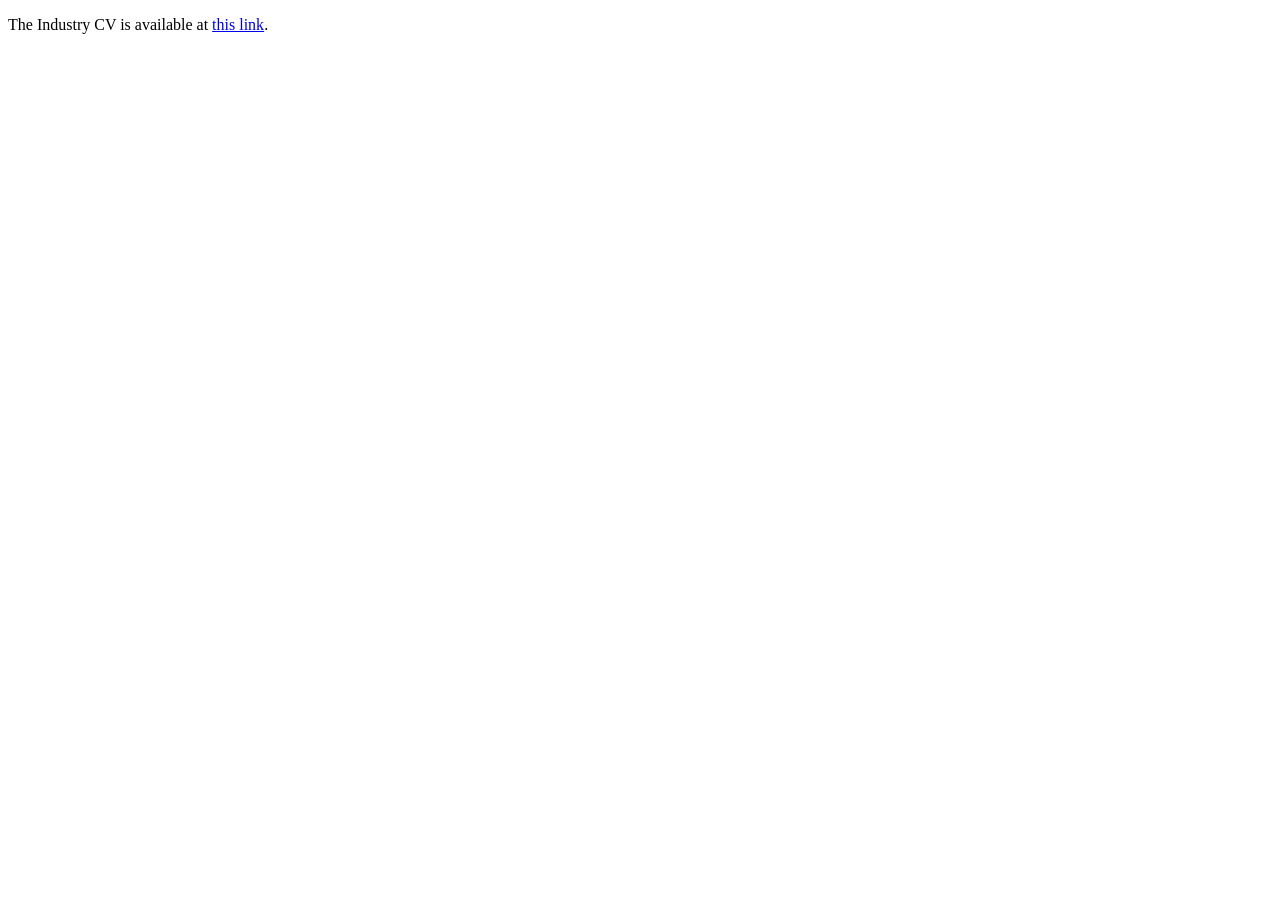
<file: downloadcv/index.html>
<!doctype html><meta charset="utf-8"><meta http-equiv="refresh" content="0;url=../cv/AlirezaFadaei-Industry-CV.pdf?v=20261029-4"><link rel="canonical" href="https://arfadaei.ir/cv/AlirezaFadaei-Industry-CV.pdf"><title>Industry CV | Alireza Fadaei</title><p>The Industry CV is available at <a href="../cv/AlirezaFadaei-Industry-CV.pdf?v=20261029-4">this link</a>.</p>
</file>
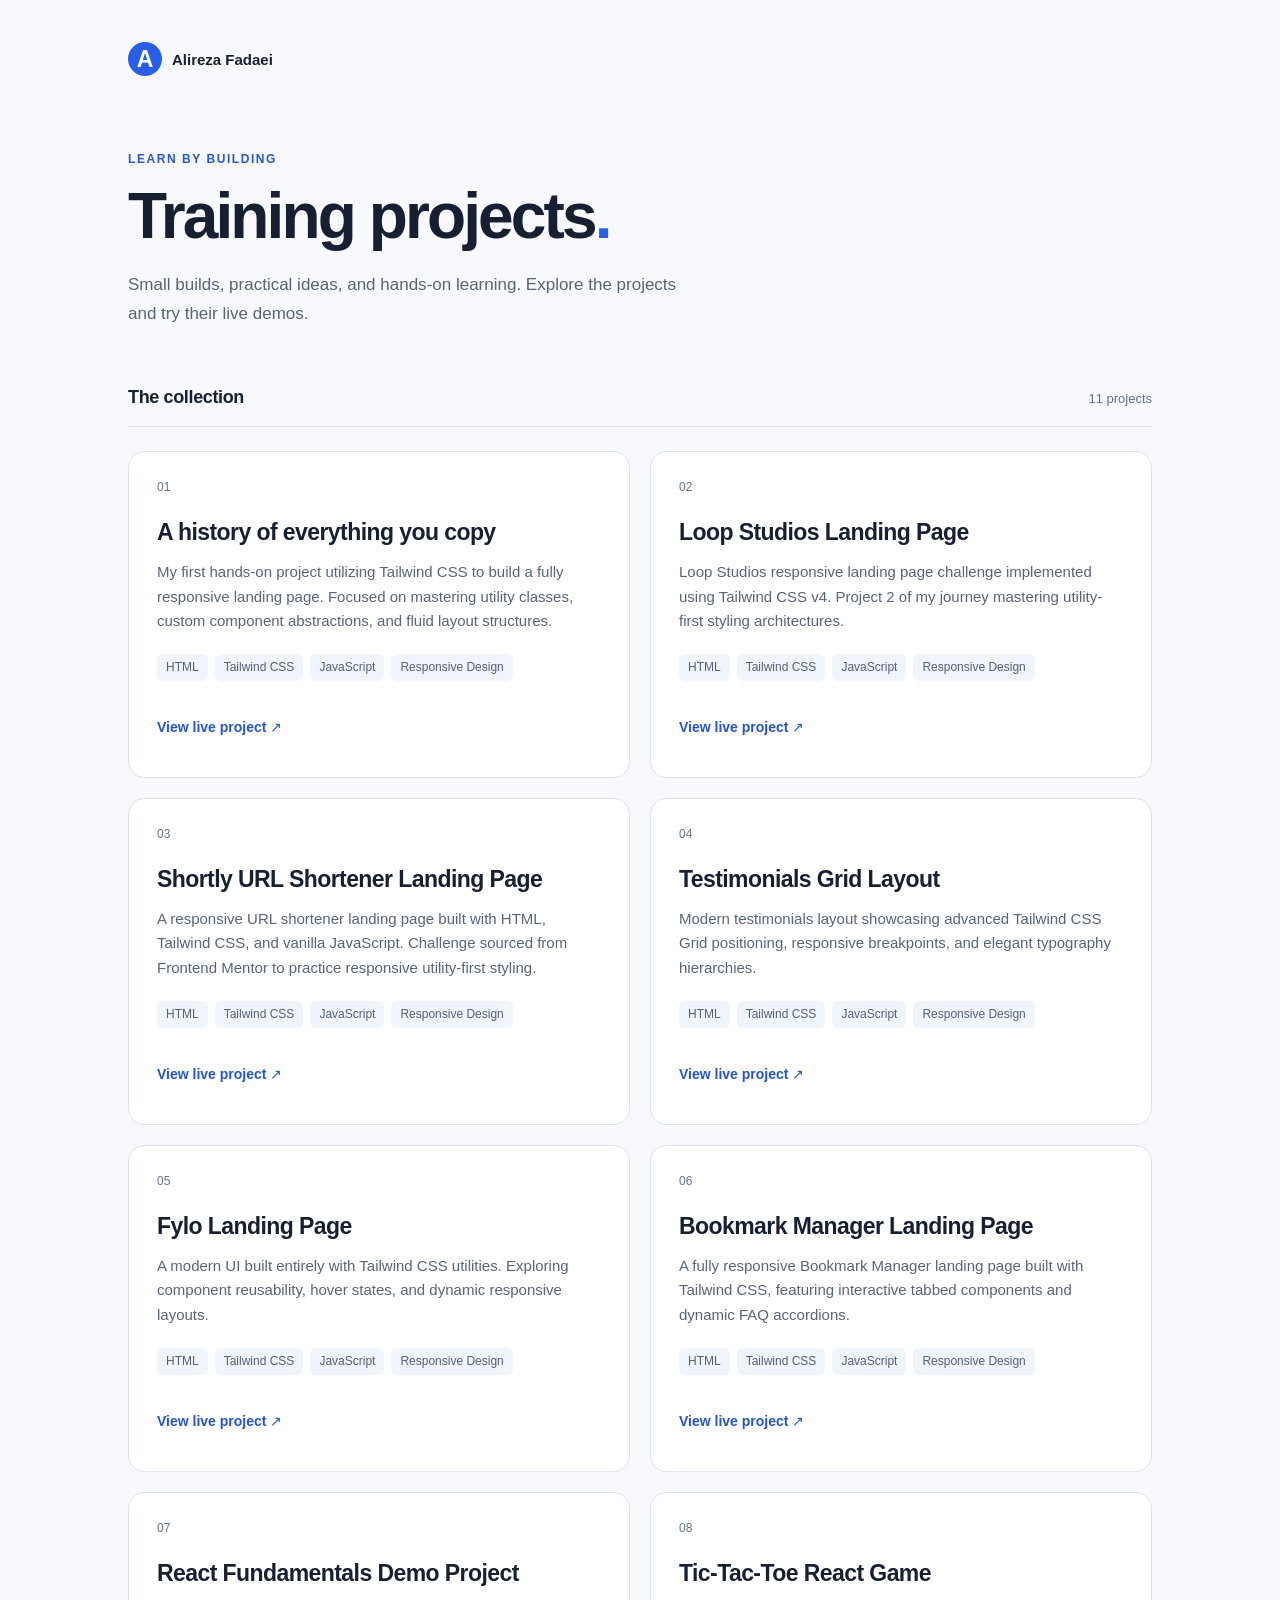
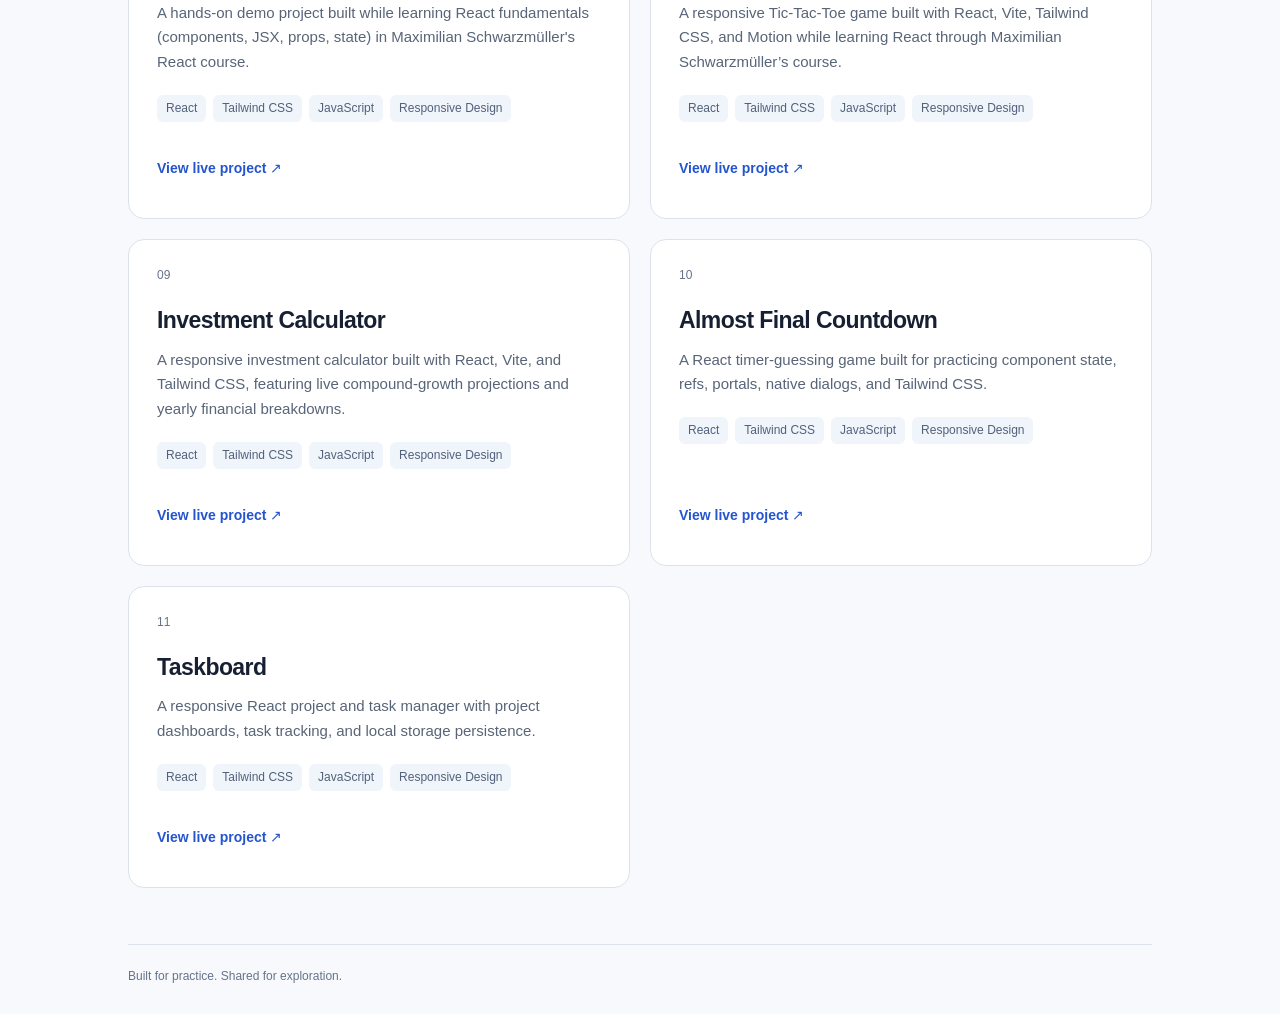
<file: projects/index.html>
<!doctype html>
<html lang="en">
  <head>
    <meta charset="utf-8" />
    <meta name="viewport" content="width=device-width, initial-scale=1" />
    <meta name="robots" content="noindex, nofollow" />
    <title>
      Training Projects | Alireza Fadaei — Full-Stack Software Engineer
    </title>
    <meta
      name="description"
      content="Hands-on training projects by Alireza Fadaei, Full-Stack Software Engineer in Oulu, Finland. Explore each project through its live demo."
    />
    <link rel="icon" type="image/jpeg" href="../assets/images/logo.jpg" />
    <link rel="stylesheet" href="styles.css" />
    <script src="projects.js" defer></script>
    <script src="page.js" defer></script>
  </head>
  <body>
    <main>
      <header>
        <p class="author">
          <span class="monogram" aria-hidden="true">A</span> Alireza Fadaei
        </p>
        <p class="eyebrow">Learn by building</p>
        <h1>Training projects<span>.</span></h1>
        <p class="intro">
          Small builds, practical ideas, and hands-on learning. Explore the
          projects and try their live demos.
        </p>
      </header>

      <section aria-labelledby="collection-title">
        <div class="collection-heading">
          <h2 id="collection-title">The collection</h2>
          <span id="project-count" hidden></span>
        </div>
        <div id="project-list" class="project-list"></div>
        <p id="empty-state" class="empty-state" hidden>
          New projects are on the way. Check back soon.
        </p>
        <noscript
          ><p class="empty-state">
            Enable JavaScript to view the project collection.
          </p></noscript
        >
      </section>
      <footer>Built for practice. Shared for exploration.</footer>
    </main>
  </body>
</html>
</file>
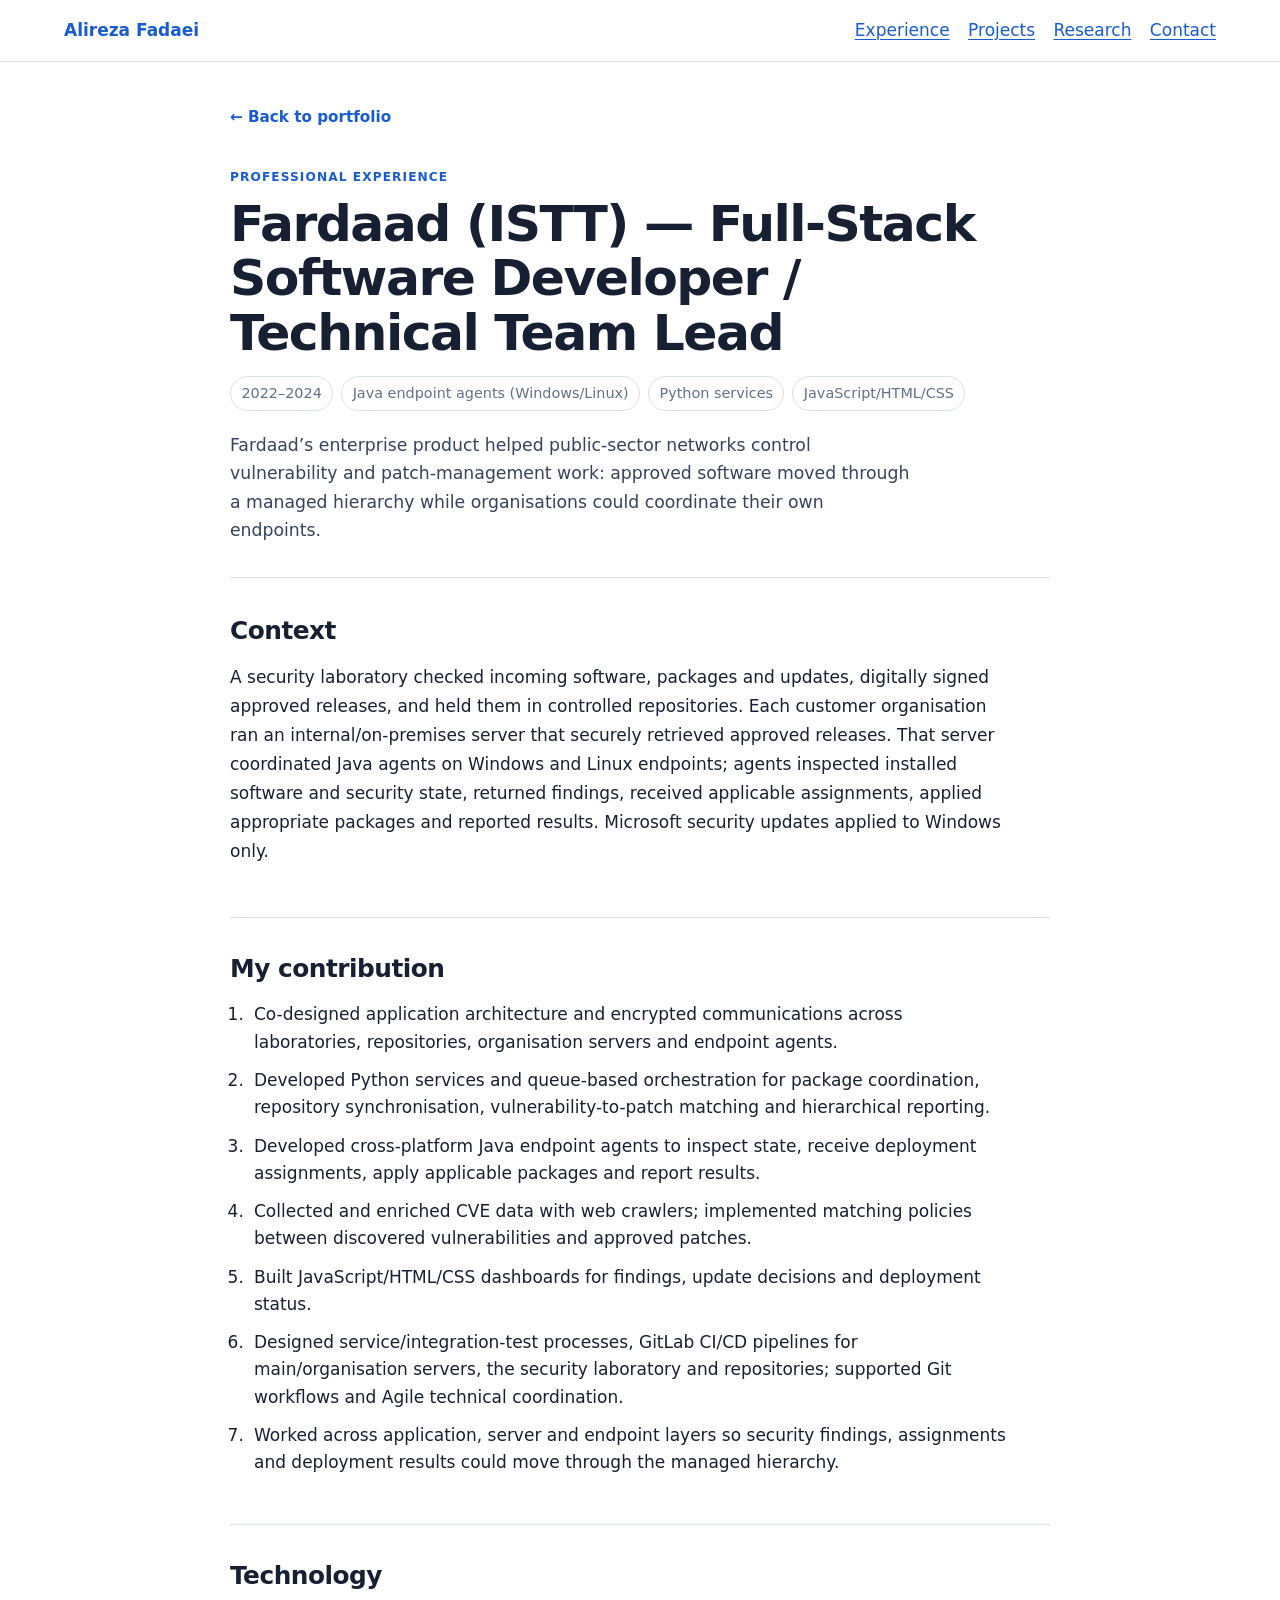
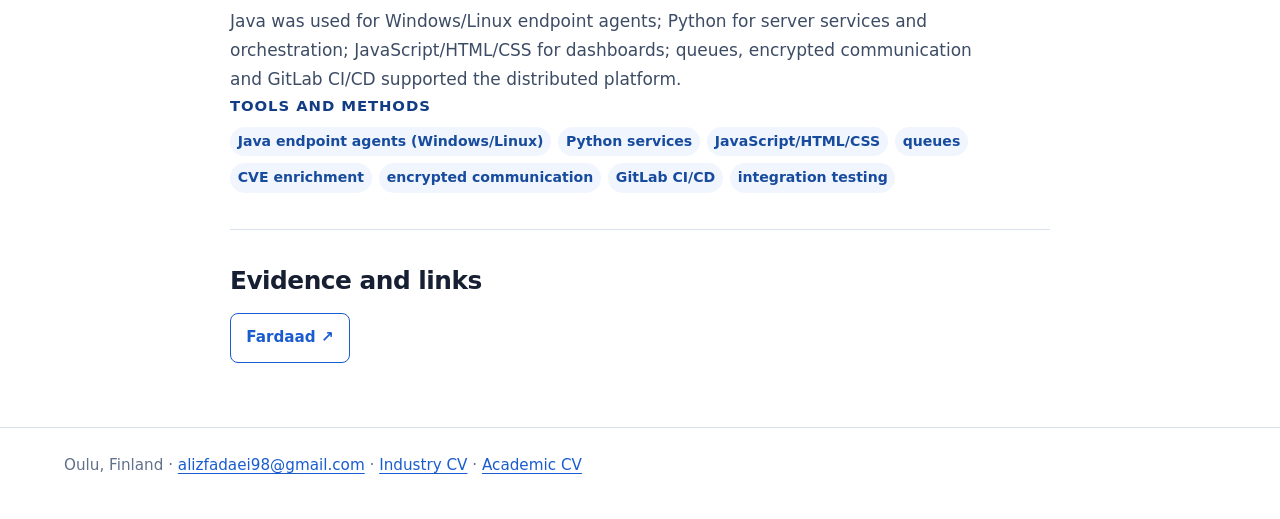
<file: work/index.html>
<!doctype html>
<html lang="en">
<head>
  <meta charset="utf-8">
  <meta name="viewport" content="width=device-width, initial-scale=1">
  <meta name="description" content="Detailed engineering, commercial product and research work by Alireza Fadaei.">
  <link rel="canonical" href="https://arfadaei.ir/work/">
  <meta property="og:title" content="Work & Project Details | Alireza Fadaei">
  <meta property="og:description" content="Evidence-based engineering, commercial product and research details.">
  <title>Work & Project Details | Alireza Fadaei</title>
  <link rel="stylesheet" href="work.css">
  <style>
    /* Reading-first override: project and role details are documents, not dashboards. */
    body { background: #fff; }
    main { width: min(820px, calc(100% - 2.5rem)); margin: 2.5rem auto 4rem; }
    .case { border: 0; border-radius: 0; box-shadow: none; overflow: visible; }
    .case-header { padding: 0 0 2rem; background: transparent; border-bottom: 1px solid var(--line); }
    .case-body { padding: 2.4rem 0 0; }
    h1 { max-width: 24ch; font-size: clamp(2rem, 4vw, 3.15rem); letter-spacing: -.03em; }
    .lede { font-size: 1.08rem; }
    .case-section { padding: 0 0 2.25rem; margin: 0 0 2.25rem; }
    .flow { max-width: 100%; padding: 0; gap: 0; border: 0; border-radius: 0; background: transparent; }
    .flow-step { padding: .7rem 0 .7rem 1rem; border-left: 2px solid var(--blue); border-radius: 0; background: transparent; font-weight: 500; }
    .flow-step:not(:last-child)::after { display: none; }
    .contributions { display: block; max-width: 72ch; padding-left: 1.2rem; list-style: decimal; counter-reset: none; }
    .contributions li { padding: 0 0 .7rem .3rem; border: 0; border-radius: 0; background: transparent; }
    .contributions li::before { display: none; }
    .scope-grid { display: block; }
    .scope-card { padding: 0; border: 0; border-radius: 0; background: transparent; }
    .scope-card + .scope-card { margin-top: 1.3rem; padding-top: 1.3rem; border-top: 1px solid var(--line); }
    .skill { padding: .18rem .48rem; background: #f1f5fd; font-weight: 600; }
    .intro-links { margin-top: 1.5rem; }
    .project-image { display: block; width: 100%; margin-top: 1.75rem; border-radius: 8px; aspect-ratio: 2 / 1; object-fit: cover; }
    .tech-note { margin: 0 0 1rem; color: #3d4c65; }
    @media (max-width: 700px) { main { width: min(100% - 2rem, 820px); margin-top: 1.5rem; } .case-header, .case-body { padding-left: 0; padding-right: 0; } }
  </style>
  <script src="work.js" defer></script>
</head>
<body>
  <a class="skip" href="#case-study">Skip to project or role detail</a>
  <header class="site-header"><a class="brand" href="../">Alireza Fadaei</a><nav aria-label="Primary"><a href="../#resume-section">Experience</a><a href="../#projects-section">Projects</a><a href="../resume-academic.html">Research</a><a href="../#contact-section">Contact</a></nav></header>
  <main id="case-study" tabindex="-1"><noscript><p class="notice">JavaScript is required to select a project or role detail. Return to the <a href="../">portfolio</a> to use the individual links.</p></noscript></main>
  <footer><p>Oulu, Finland · <a href="mailto:alizfadaei98@gmail.com">alizfadaei98@gmail.com</a> · <a href="../cv/AlirezaFadaei-Industry-CV.pdf?v=20261029-4">Industry CV</a> · <a href="../cv/AlirezaFadaei-Academic-CV.pdf?v=20261029-4">Academic CV</a></p></footer>
</body>
</html>
</file>
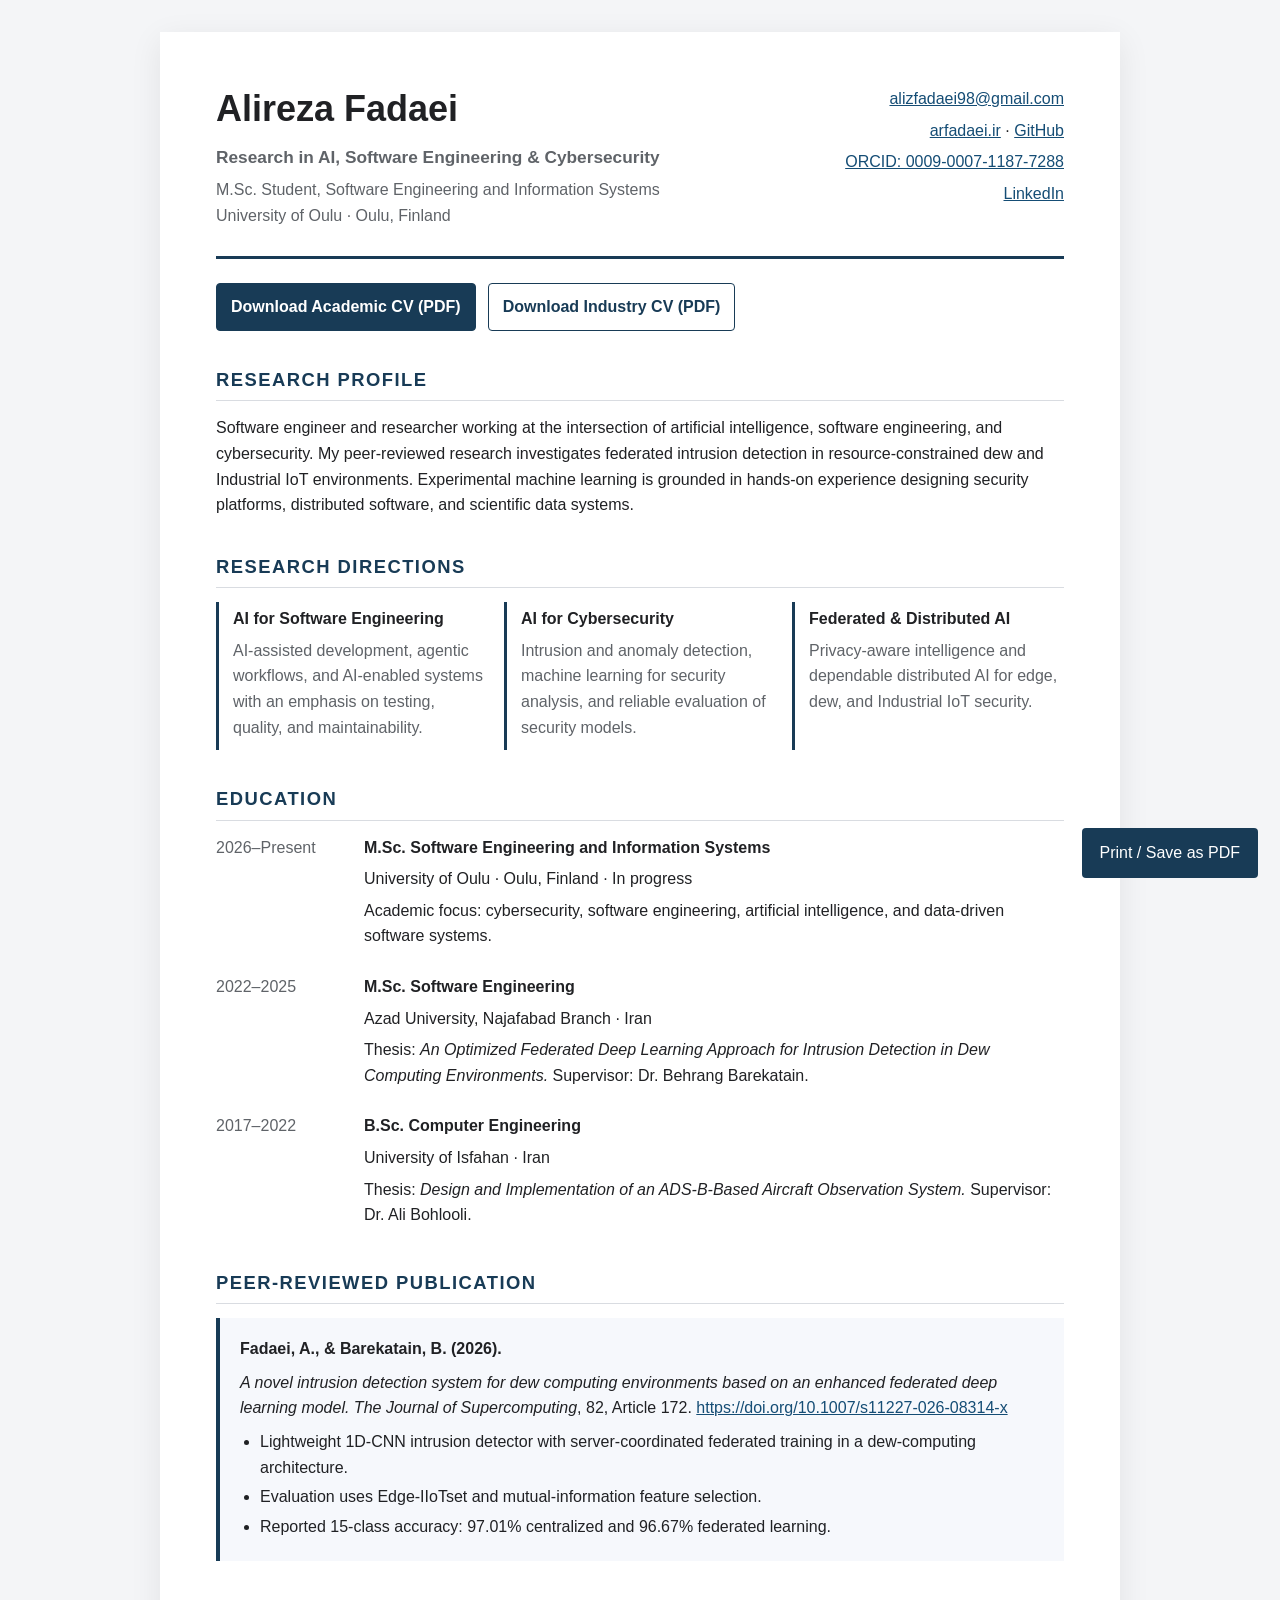
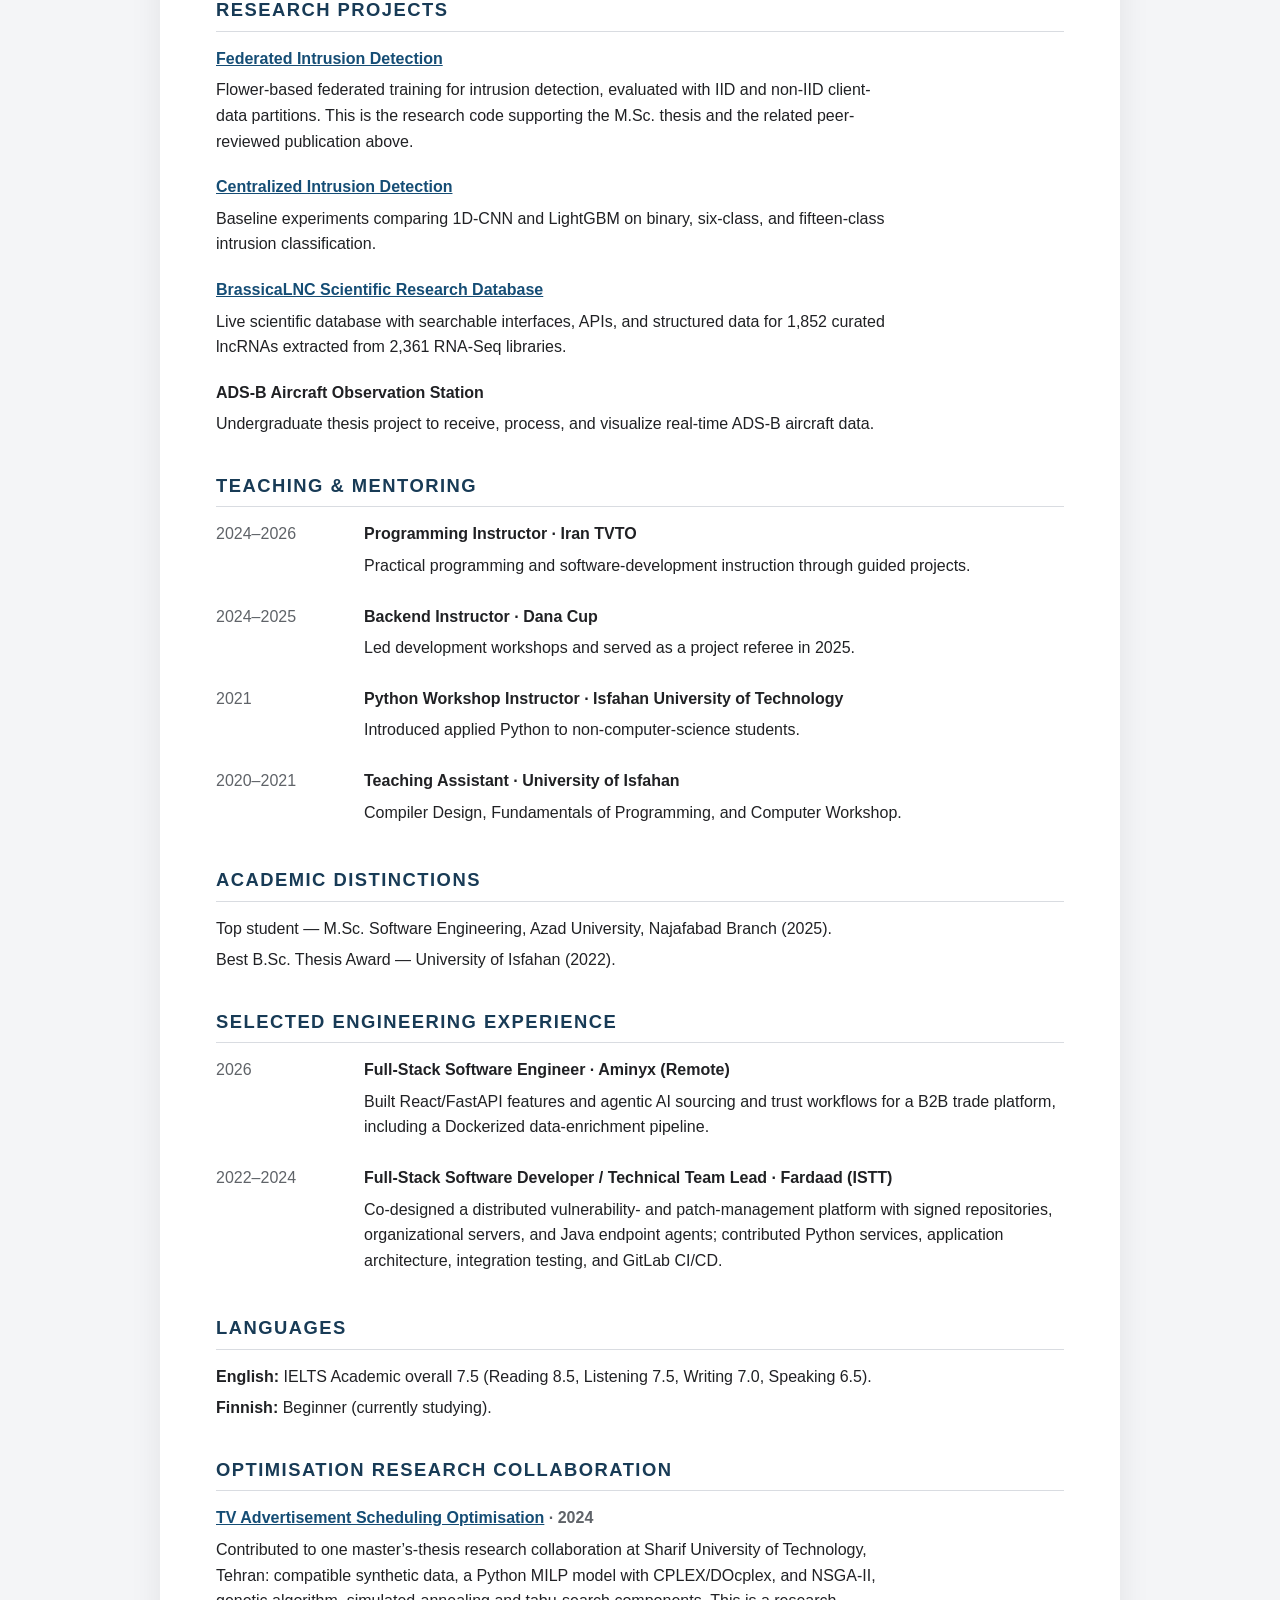
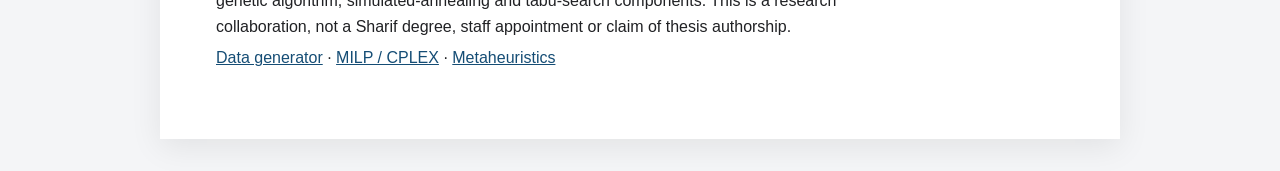
<file: resume-academic.html>
<!doctype html>
<html lang="en">
  <head>
    <meta charset="utf-8" />
    <meta name="viewport" content="width=device-width, initial-scale=1" />
    <meta name="description" content="Alireza Fadaei is an M.Sc. student at the University of Oulu researching AI for software engineering and cybersecurity, federated learning, and dependable distributed AI." />
    <meta name="author" content="Alireza Fadaei" />
    <title>Alireza Fadaei | Academic CV &amp; Research Profile</title>
    <link rel="canonical" href="https://arfadaei.ir/resume-academic.html" />
    <meta property="og:type" content="profile" />
    <meta property="og:title" content="Alireza Fadaei | Academic CV &amp; Research Profile" />
    <meta property="og:description" content="M.Sc. student at the University of Oulu researching AI, software engineering, cybersecurity, and federated distributed intelligence." />
    <meta property="og:url" content="https://arfadaei.ir/resume-academic.html" />
    <meta property="og:image" content="https://arfadaei.ir/assets/images/aliz-photo.webp" />
    <meta name="twitter:card" content="summary_large_image" />
    <style>
      :root { color-scheme: light; --ink: #202124; --muted: #5f6368; --line: #d9dce1; --accent: #183b56; --surface: #f4f5f7; }
      * { box-sizing: border-box; }
      body { margin: 0; background: var(--surface); color: var(--ink); font: 16px/1.6 Arial, sans-serif; }
      main { width: min(960px, calc(100% - 32px)); margin: 32px auto; padding: 48px 56px; background: #fff; box-shadow: 0 8px 30px rgba(0,0,0,.08); }
      header { display: flex; justify-content: space-between; gap: 30px; border-bottom: 3px solid var(--accent); padding-bottom: 22px; }
      h1 { margin: 0 0 6px; font-size: clamp(2rem, 5vw, 2.25rem); }
      h2 { margin: 34px 0 14px; border-bottom: 1px solid var(--line); padding-bottom: 6px; color: var(--accent); font-size: 1.15rem; text-transform: uppercase; letter-spacing: .08em; }
      h3 { margin: 0; font-size: 1rem; }
      p { margin: 6px 0; } a { color: #154d75; } a:hover { color: #0b2e48; } a:focus-visible, button:focus-visible { outline: 3px solid #f2b84b; outline-offset: 3px; }
      .headline, .meta, .date { color: var(--muted); } .headline { font-size: 1.08rem; font-weight: 700; } .contact { text-align: right; flex-shrink: 0; }
      .cv-actions { display: flex; flex-wrap: wrap; gap: 12px; margin: 24px 0 4px; } .button { display: inline-block; padding: 10px 14px; border: 1px solid var(--accent); border-radius: 4px; color: #fff; background: var(--accent); font-weight: 700; text-decoration: none; } .button.secondary { color: var(--accent); background: #fff; }
      .directions { display: grid; grid-template-columns: repeat(3, minmax(0, 1fr)); gap: 16px; } .direction { border-left: 3px solid var(--accent); padding: 4px 0 4px 14px; } .direction p { color: var(--muted); }
      .entry { display: grid; grid-template-columns: 130px 1fr; gap: 18px; margin: 0 0 19px; break-inside: avoid; } .project { margin: 0 0 20px; break-inside: avoid; } .project p { max-width: 76ch; }
      .citation { padding: 18px 20px; border-left: 4px solid var(--accent); background: #f6f8fc; } .citation p { margin: 8px 0; }
      .fact-list { margin: 8px 0 0; padding-left: 20px; } .fact-list li { margin: 4px 0; } .note { color: var(--muted); }
      .actions { position: fixed; right: 22px; bottom: 22px; } .actions button { border: 0; border-radius: 4px; padding: 12px 18px; background: var(--accent); color: #fff; cursor: pointer; font: inherit; }
      @media (max-width: 700px) { main { width: 100%; margin: 0; padding: 28px 22px; box-shadow: none; } header { display: block; } .contact { margin-top: 16px; text-align: left; } .directions { grid-template-columns: 1fr; } .entry { grid-template-columns: 1fr; gap: 2px; } .actions { position: static; padding: 0 22px 24px; } }
      @media print { @page { size: A4; margin: 13mm; } body { background: #fff; font-size: 10.5pt; line-height: 1.42; } main { width: 100%; margin: 0; padding: 0; box-shadow: none; } .actions, .cv-actions { display: none; } h2 { margin: 16px 0 9px; break-after: avoid; } .entry { margin-bottom: 10px; } a { color: inherit; text-decoration: none; } }
    </style>
  </head>
  <body>
    <main>
      <header>
        <div><h1>Alireza Fadaei</h1><p class="headline">Research in AI, Software Engineering &amp; Cybersecurity</p><p class="meta">M.Sc. Student, Software Engineering and Information Systems<br />University of Oulu · Oulu, Finland</p></div>
        <div class="contact"><p><a href="mailto:alizfadaei98@gmail.com">alizfadaei98@gmail.com</a></p><p><a href="https://arfadaei.ir">arfadaei.ir</a> · <a href="https://github.com/Aliz-f">GitHub</a></p><p><a href="https://orcid.org/0009-0007-1187-7288">ORCID: 0009-0007-1187-7288</a></p><p><a href="https://www.linkedin.com/in/aliz-f/">LinkedIn</a></p></div>
      </header>
      <div class="cv-actions" aria-label="CV downloads"><a class="button" href="cv/AlirezaFadaei-Academic-CV.pdf?v=20261029-4" target="_blank" rel="noopener noreferrer" download="AlirezaFadaei-Academic-CV.pdf">Download Academic CV (PDF)</a><a class="button secondary" href="cv/AlirezaFadaei-Industry-CV.pdf?v=20261029-4" target="_blank" rel="noopener noreferrer" download="AlirezaFadaei-Industry-CV.pdf">Download Industry CV (PDF)</a></div>
      <section><h2>Research Profile</h2><p>Software engineer and researcher working at the intersection of artificial intelligence, software engineering, and cybersecurity. My peer-reviewed research investigates federated intrusion detection in resource-constrained dew and Industrial IoT environments. Experimental machine learning is grounded in hands-on experience designing security platforms, distributed software, and scientific data systems.</p></section>
      <section><h2>Research Directions</h2><div class="directions"><article class="direction"><h3>AI for Software Engineering</h3><p>AI-assisted development, agentic workflows, and AI-enabled systems with an emphasis on testing, quality, and maintainability.</p></article><article class="direction"><h3>AI for Cybersecurity</h3><p>Intrusion and anomaly detection, machine learning for security analysis, and reliable evaluation of security models.</p></article><article class="direction"><h3>Federated &amp; Distributed AI</h3><p>Privacy-aware intelligence and dependable distributed AI for edge, dew, and Industrial IoT security.</p></article></div></section>
      <section><h2>Education</h2><div class="entry"><div class="date">2026–Present</div><div><h3>M.Sc. Software Engineering and Information Systems</h3><p>University of Oulu · Oulu, Finland · In progress</p><p>Academic focus: cybersecurity, software engineering, artificial intelligence, and data-driven software systems.</p></div></div><div class="entry"><div class="date">2022–2025</div><div><h3>M.Sc. Software Engineering</h3><p>Azad University, Najafabad Branch · Iran</p><p>Thesis: <em>An Optimized Federated Deep Learning Approach for Intrusion Detection in Dew Computing Environments.</em> Supervisor: Dr. Behrang Barekatain.</p></div></div><div class="entry"><div class="date">2017–2022</div><div><h3>B.Sc. Computer Engineering</h3><p>University of Isfahan · Iran</p><p>Thesis: <em>Design and Implementation of an ADS-B-Based Aircraft Observation System.</em> Supervisor: Dr. Ali Bohlooli.</p></div></div></section>
      <section><h2>Peer-Reviewed Publication</h2><article class="citation"><h3>Fadaei, A., &amp; Barekatain, B. (2026).</h3><p><em>A novel intrusion detection system for dew computing environments based on an enhanced federated deep learning model.</em> <em>The Journal of Supercomputing</em>, 82, Article 172. <a href="https://doi.org/10.1007/s11227-026-08314-x">https://doi.org/10.1007/s11227-026-08314-x</a></p><ul class="fact-list"><li>Lightweight 1D-CNN intrusion detector with server-coordinated federated training in a dew-computing architecture.</li><li>Evaluation uses Edge-IIoTset and mutual-information feature selection.</li><li>Reported 15-class accuracy: 97.01% centralized and 96.67% federated learning.</li></ul></article></section>
      <section><h2>Research Projects</h2><article class="project"><h3><a href="https://github.com/Aliz-f/edge-web-attack-detection-federated">Federated Intrusion Detection</a></h3><p>Flower-based federated training for intrusion detection, evaluated with IID and non-IID client-data partitions. This is the research code supporting the M.Sc. thesis and the related peer-reviewed publication above.</p></article><article class="project"><h3><a href="https://github.com/Aliz-f/edge-web-attack-detection-centralized">Centralized Intrusion Detection</a></h3><p>Baseline experiments comparing 1D-CNN and LightGBM on binary, six-class, and fifteen-class intrusion classification.</p></article><article class="project"><h3><a href="https://brassica.arfadaei.ir">BrassicaLNC Scientific Research Database</a></h3><p>Live scientific database with searchable interfaces, APIs, and structured data for 1,852 curated lncRNAs extracted from 2,361 RNA-Seq libraries.</p></article><article class="project" id="ads-b-project"><h3>ADS-B Aircraft Observation Station</h3><p>Undergraduate thesis project to receive, process, and visualize real-time ADS-B aircraft data.</p></article></section>
      <section><h2>Teaching &amp; Mentoring</h2><div class="entry"><div class="date">2024–2026</div><div><h3>Programming Instructor · Iran TVTO</h3><p>Practical programming and software-development instruction through guided projects.</p></div></div><div class="entry"><div class="date">2024–2025</div><div><h3>Backend Instructor · Dana Cup</h3><p>Led development workshops and served as a project referee in 2025.</p></div></div><div class="entry"><div class="date">2021</div><div><h3>Python Workshop Instructor · Isfahan University of Technology</h3><p>Introduced applied Python to non-computer-science students.</p></div></div><div class="entry"><div class="date">2020–2021</div><div><h3>Teaching Assistant · University of Isfahan</h3><p>Compiler Design, Fundamentals of Programming, and Computer Workshop.</p></div></div></section>
      <section><h2>Academic Distinctions</h2><p>Top student — M.Sc. Software Engineering, Azad University, Najafabad Branch (2025).</p><p>Best B.Sc. Thesis Award — University of Isfahan (2022).</p></section>
      <section><h2>Selected Engineering Experience</h2><div class="entry"><div class="date">2026</div><div><h3>Full-Stack Software Engineer · Aminyx (Remote)</h3><p>Built React/FastAPI features and agentic AI sourcing and trust workflows for a B2B trade platform, including a Dockerized data-enrichment pipeline.</p></div></div><div class="entry"><div class="date">2022–2024</div><div><h3>Full-Stack Software Developer / Technical Team Lead · Fardaad (ISTT)</h3><p>Co-designed a distributed vulnerability- and patch-management platform with signed repositories, organizational servers, and Java endpoint agents; contributed Python services, application architecture, integration testing, and GitLab CI/CD.</p></div></div></section>
      <section><h2>Languages</h2><p><strong>English:</strong> IELTS Academic overall 7.5 (Reading 8.5, Listening 7.5, Writing 7.0, Speaking 6.5).</p><p><strong>Finnish:</strong> Beginner (currently studying).</p></section>
      <section><h2>Optimisation Research Collaboration</h2><article class="project"><h3><a href="work/#tv">TV Advertisement Scheduling Optimisation</a> <span class="date">· 2024</span></h3><p>Contributed to one master’s-thesis research collaboration at Sharif University of Technology, Tehran: compatible synthetic data, a Python MILP model with CPLEX/DOcplex, and NSGA-II, genetic algorithm, simulated-annealing and tabu-search components. This is a research collaboration, not a Sharif degree, staff appointment or claim of thesis authorship.</p><p><a href="https://github.com/Aliz-f/tv-ad-scheduling-data-generator">Data generator</a> · <a href="https://github.com/Aliz-f/tv-ad-scheduling-milp-model">MILP / CPLEX</a> · <a href="https://github.com/Aliz-f/tv-ad-scheduling-metaheuristics">Metaheuristics</a></p></article></section>
    </main>
    <div class="actions"><button type="button" onclick="window.print()">Print / Save as PDF</button></div>
  </body>
</html>
</file>
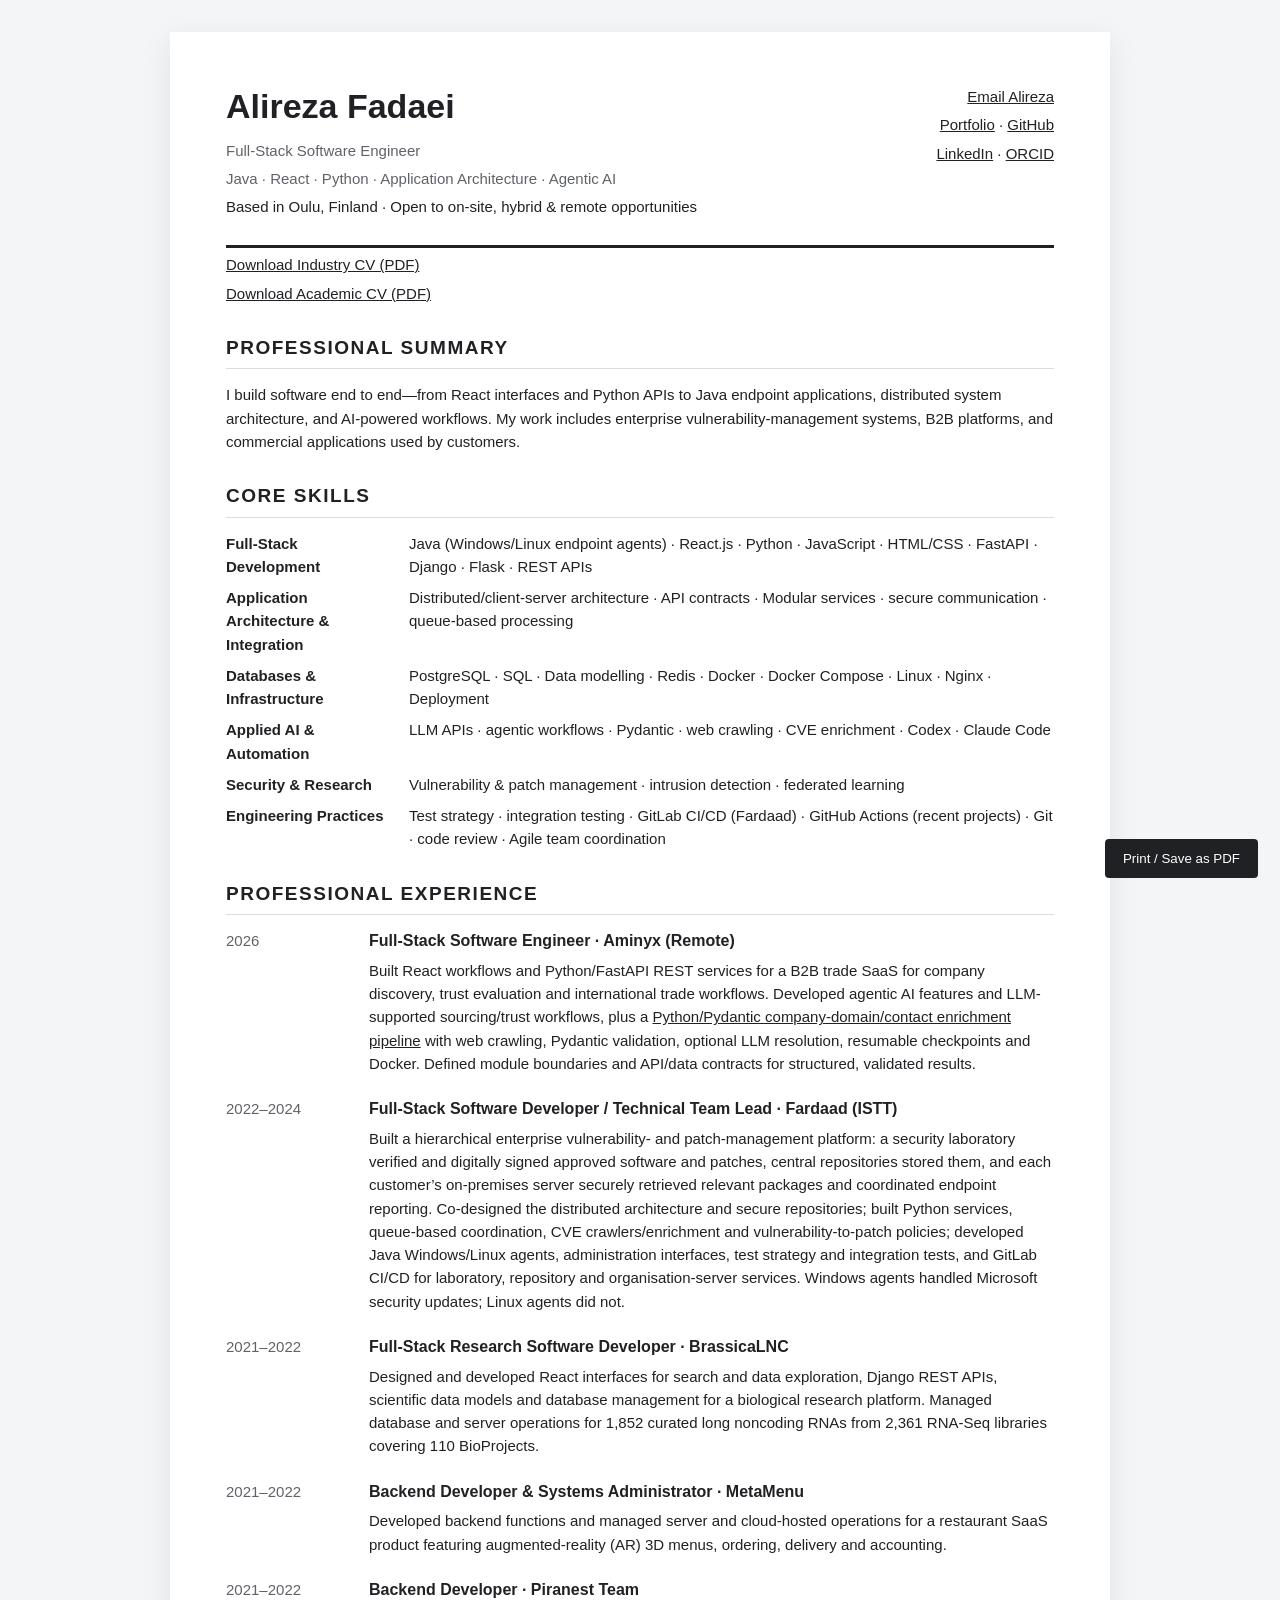
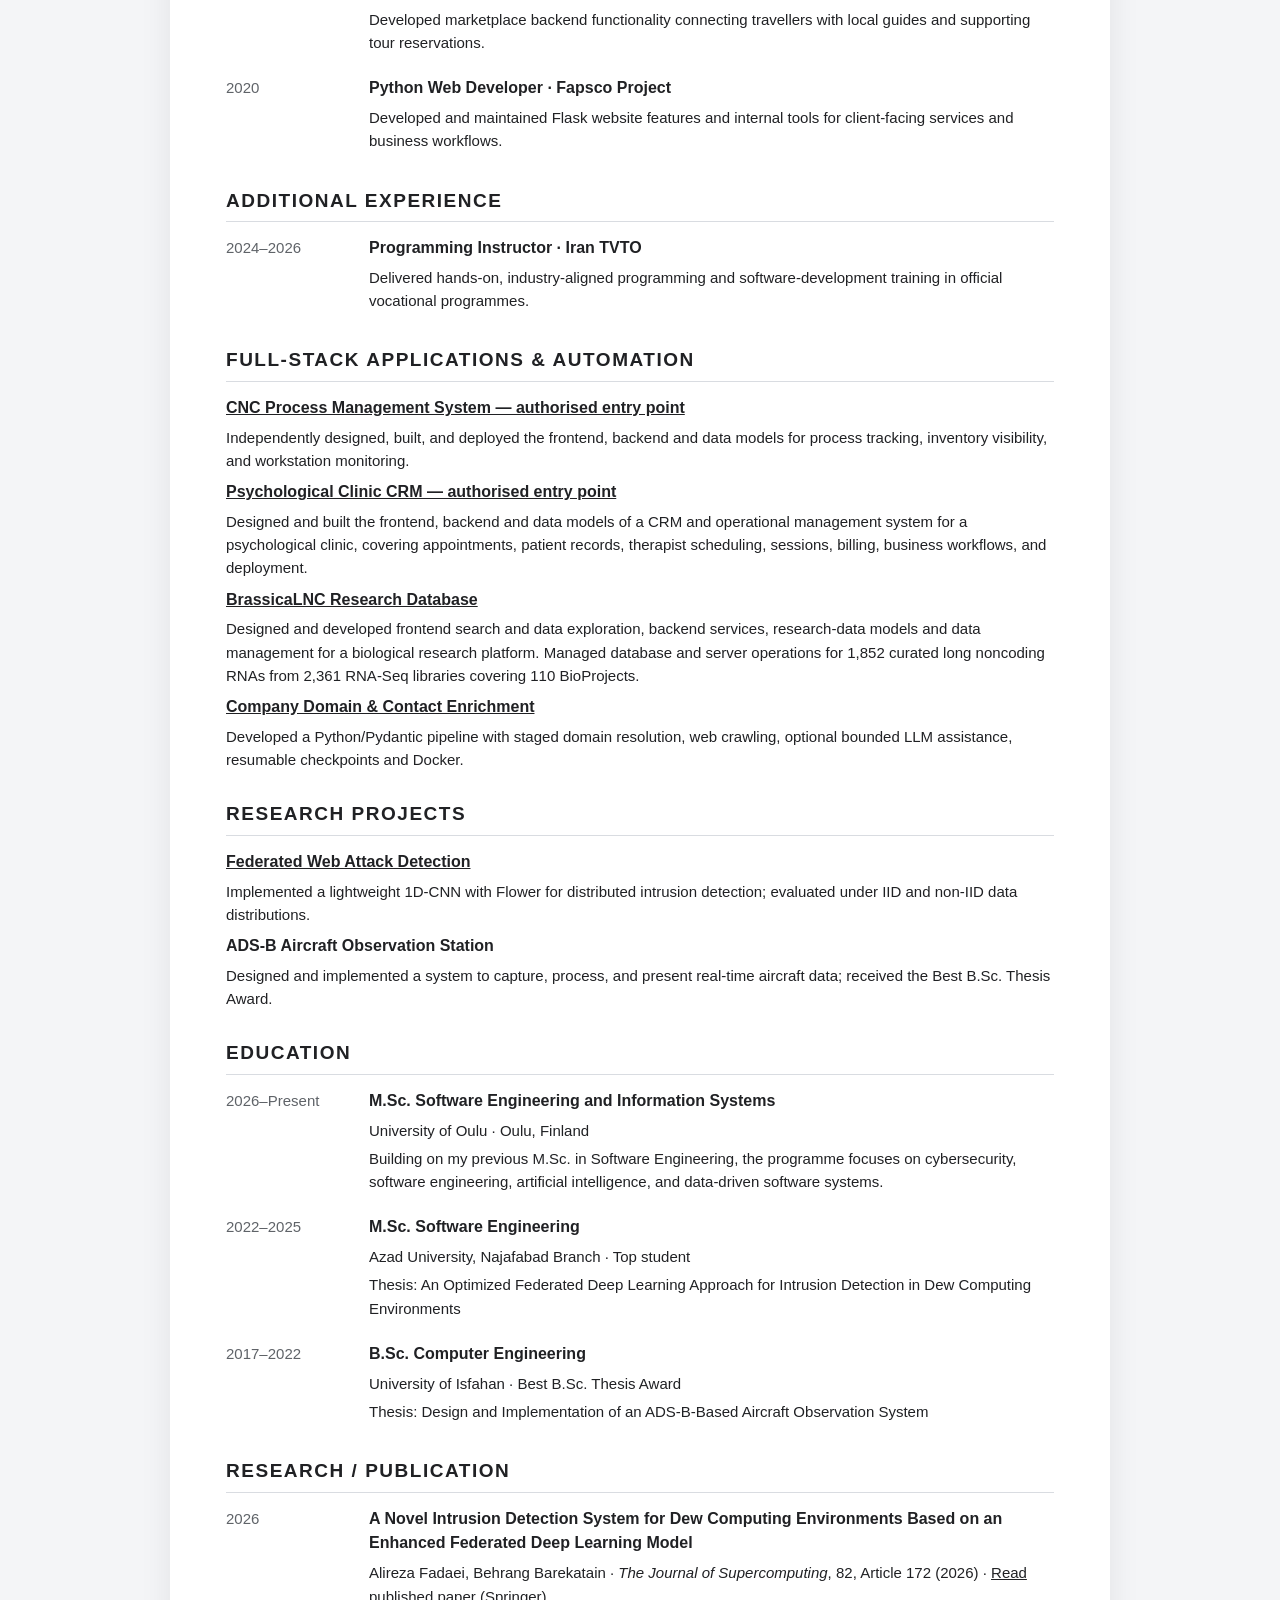
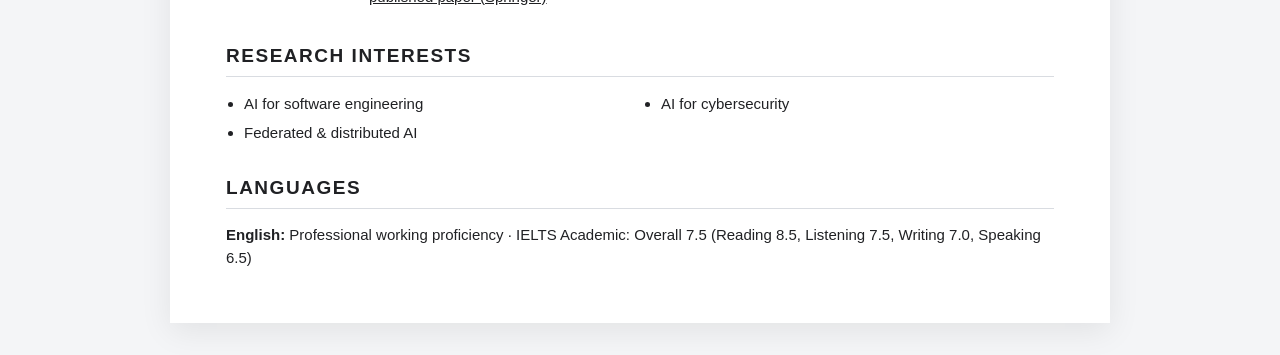
<file: resume-industry.html>
<!doctype html>
<html lang="en">
  <head>
    <meta charset="utf-8" />
    <meta name="viewport" content="width=device-width, initial-scale=1" />
    <meta
      name="description"
      content="Alireza Fadaei — Full-Stack Software Engineer in Oulu, Finland. Java, React and Python; application architecture, distributed systems and practical AI workflows."
    />
    <title>
      Alireza Fadaei | Industry CV — Full-Stack Software Engineer in Oulu,
      Finland
    </title>
    <link rel="canonical" href="https://arfadaei.ir/resume-industry.html" />
    <style>
      :root {
        color-scheme: light;
        --ink: #202124;
        --muted: #5f6368;
        --line: #d9dce1;
        --accent: #555;
      }
      * {
        box-sizing: border-box;
      }
      body {
        margin: 0;
        background: #f4f5f7;
        color: var(--ink);
        font:
          15px/1.55 Arial,
          sans-serif;
      }
      main {
        width: min(940px, calc(100% - 32px));
        margin: 32px auto;
        padding: 48px 56px;
        background: #fff;
        box-shadow: 0 8px 30px rgba(0, 0, 0, 0.08);
      }
      header {
        display: flex;
        justify-content: space-between;
        gap: 30px;
        border-bottom: 3px solid var(--ink);
        padding-bottom: 22px;
      }
      h1 {
        margin: 0 0 6px;
        font-size: 34px;
      }
      h2 {
        margin: 28px 0 14px;
        border-bottom: 1px solid var(--line);
        padding-bottom: 6px;
        font-size: 19px;
        text-transform: uppercase;
        letter-spacing: 0.08em;
      }
      h3 {
        margin: 0;
        font-size: 16px;
      }
      p {
        margin: 5px 0;
      }
      a {
        color: inherit;
      }
      .headline,
      .meta,
      .date,
      .tech {
        color: var(--muted);
      }
      .contact {
        text-align: right;
      }
      .entry {
        display: grid;
        grid-template-columns: 125px 1fr;
        gap: 18px;
        margin: 0 0 17px;
        break-inside: avoid;
      }
      .entry ul {
        margin: 5px 0 0;
        padding-left: 18px;
      }
      .skills {
        display: grid;
        grid-template-columns: 165px 1fr;
        gap: 8px 18px;
      }
      .actions {
        position: fixed;
        right: 22px;
        bottom: 22px;
      }
      .actions button {
        border: 0;
        border-radius: 4px;
        padding: 12px 18px;
        background: var(--ink);
        color: #fff;
        cursor: pointer;
      }
      @media (max-width: 650px) {
        main {
          width: 100%;
          margin: 0;
          padding: 28px 22px;
          box-shadow: none;
        }
        header {
          display: block;
        }
        .contact {
          margin-top: 14px;
          text-align: left;
        }
        .entry {
          grid-template-columns: 1fr;
          gap: 2px;
        }
        .skills {
          grid-template-columns: 1fr;
        }
      }
      .project-entry {
        margin-bottom: 8px;
        break-inside: avoid;
      }
      @media print {
        @page {
          size: A4;
          margin: 13mm;
        }
        body {
          background: #fff;
          font-size: 10.5pt;
          line-height: 1.25;
        }
        main {
          width: 100%;
          margin: 0;
          padding: 0;
          box-shadow: none;
        }
        .actions {
          display: none;
        }
        h2 {
          margin: 8px 0 4px;
          break-after: avoid;
        }
        .entry {
          margin-bottom: 6px;
        }
        .project-entry {
          margin-bottom: 2px;
        }
        .project-entry p {
          margin: 2px 0;
        }
        .skills {
          gap: 3px 18px;
        }
        header {
          padding-bottom: 14px;
        }
        a {
          text-decoration: none;
        }
      }
      .research-interest-list {
        display: grid;
        grid-template-columns: repeat(2, minmax(0, 1fr));
        gap: 6px 24px;
        padding-left: 18px;
      }
      @media (max-width: 650px) {
        .research-interest-list {
          grid-template-columns: 1fr;
        }
      }
    </style>
  </head>
  <body>
    <main>
      <header>
        <div>
          <h1>Alireza Fadaei</h1>
          <p class="headline">Full-Stack Software Engineer</p>
          <p class="tech">Java · React · Python · Application Architecture · Agentic AI</p>
          <p>
            Based in Oulu, Finland · Open to on-site, hybrid &amp; remote
            opportunities
          </p>
        </div>
        <div class="contact">
          <p>
            <a href="mailto:alizfadaei98@gmail.com">Email Alireza</a>
          </p>
          <p>
            <a href="https://arfadaei.ir">Portfolio</a> ·
            <a href="https://github.com/aliz-f">GitHub</a>
          </p>
          <p>
            <a href="https://www.linkedin.com/in/aliz-f/">LinkedIn</a> ·
            <a href="https://orcid.org/0009-0007-1187-7288">ORCID</a>
          </p>
        </div>
      </header>
      <p>
        <a
          href="cv/AlirezaFadaei-Industry-CV.pdf?v=20261029-4"
          download="AlirezaFadaei-Industry-CV.pdf"
          >Download Industry CV (PDF)</a
        >
      </p>
      <p>
        <a href="cv/AlirezaFadaei-Academic-CV.pdf?v=20261029-4" download="AlirezaFadaei-Academic-CV.pdf">Download Academic CV (PDF)</a>
      </p>

      <section>
        <h2>Professional Summary</h2>
        <p>
          I build software end to end—from React interfaces and Python APIs to
          Java endpoint applications, distributed system architecture, and
          AI-powered workflows. My work includes enterprise
          vulnerability-management systems, B2B platforms, and commercial
          applications used by customers.
        </p>
      </section>
      <section>
        <h2>Core Skills</h2>
        <div class="skills">
          <strong>Full-Stack Development</strong
          ><span>Java (Windows/Linux endpoint agents) · React.js · Python · JavaScript · HTML/CSS · FastAPI · Django · Flask · REST APIs</span>
          <strong>Application Architecture &amp; Integration</strong
          ><span
            >Distributed/client-server architecture · API contracts · Modular services · secure communication · queue-based processing</span
          >
          <strong>Databases &amp; Infrastructure</strong
          ><span
            >PostgreSQL · SQL · Data modelling · Redis · Docker · Docker
            Compose · Linux · Nginx · Deployment</span
          >
          <strong>Applied AI &amp; Automation</strong
          ><span
            >LLM APIs · agentic workflows · Pydantic · web crawling · CVE enrichment · Codex · Claude Code</span
          >
          <strong>Security &amp; Research</strong
          ><span
            >Vulnerability &amp; patch management · intrusion detection · federated learning</span
          >
          <strong>Engineering Practices</strong
          ><span>Test strategy · integration testing · GitLab CI/CD (Fardaad) · GitHub Actions (recent projects) · Git · code review · Agile team coordination</span>
        </div>
      </section>
      <section>
        <h2>Professional Experience</h2>
        <div class="entry">
          <div class="date">2026</div>
          <div>
            <h3>Full-Stack Software Engineer · Aminyx (Remote)</h3>
            <p>
              Built React workflows and Python/FastAPI REST services for a B2B
              trade SaaS for company discovery, trust evaluation and
              international trade workflows. Developed agentic AI features and
              LLM-supported sourcing/trust workflows, plus a
              <a
                href="https://github.com/Aliz-f/company-domain-contact-enrichment"
                >Python/Pydantic company-domain/contact enrichment pipeline</a
              >
              with web crawling, Pydantic validation, optional LLM resolution,
              resumable checkpoints and Docker. Defined module boundaries and
              API/data contracts for structured, validated results.
            </p>
          </div>
        </div>
        <div class="entry">
          <div class="date">2022–2024</div>
          <div>
            <h3>Full-Stack Software Developer / Technical Team Lead · Fardaad (ISTT)</h3>
            <p>
              Built a hierarchical enterprise vulnerability- and patch-management
              platform: a security laboratory verified and digitally signed
              approved software and patches, central repositories stored them,
              and each customer’s on-premises server securely retrieved relevant
              packages and coordinated endpoint reporting. Co-designed the
              distributed architecture and secure repositories; built Python
              services, queue-based coordination, CVE crawlers/enrichment and
              vulnerability-to-patch policies; developed Java Windows/Linux
              agents, administration interfaces, test strategy and integration
              tests, and GitLab CI/CD for laboratory, repository and
              organisation-server services. Windows agents handled Microsoft
              security updates; Linux agents did not.
            </p>
          </div>
        </div>
        <div class="entry">
          <div class="date">2021–2022</div>
          <div>
            <h3>Full-Stack Research Software Developer · BrassicaLNC</h3>
            <p>
              Designed and developed React interfaces for search and data
              exploration, Django REST APIs, scientific data models and database
              management for a biological research platform. Managed database
              and server operations for 1,852 curated long noncoding RNAs from
              2,361 RNA-Seq libraries covering 110 BioProjects.
            </p>
          </div>
        </div>
        <div class="entry">
          <div class="date">2021–2022</div>
          <div>
            <h3>Backend Developer &amp; Systems Administrator · MetaMenu</h3>
            <p>
              Developed backend functions and managed server and cloud-hosted
              operations for a restaurant SaaS product featuring
              augmented-reality (AR) 3D menus, ordering, delivery and
              accounting.
            </p>
          </div>
        </div>
        <div class="entry">
          <div class="date">2021–2022</div>
          <div>
            <h3>Backend Developer · Piranest Team</h3>
            <p>
              Developed marketplace backend functionality connecting travellers
              with local guides and supporting tour reservations.
            </p>
          </div>
        </div>
        <div class="entry">
          <div class="date">2020</div>
          <div>
            <h3>Python Web Developer · Fapsco Project</h3>
            <p>
              Developed and maintained Flask website features and internal tools
              for client-facing services and business workflows.
            </p>
          </div>
        </div>
      </section>
      <section>
        <h2>Additional Experience</h2>
        <div class="entry">
          <div class="date">2024–2026</div>
          <div>
            <h3>Programming Instructor · Iran TVTO</h3>
            <p>
              Delivered hands-on, industry-aligned programming and
              software-development training in official vocational programmes.
            </p>
          </div>
        </div>
      </section>
      <section>
        <h2>Full-Stack Applications &amp; Automation</h2>
        <div class="project-entry">
          <h3>
            <a href="https://erp.arfadaei.ir"
              >CNC Process Management System — authorised entry point</a
            >
          </h3>
          <p>
            Independently designed, built, and deployed the frontend, backend
            and data models for process tracking, inventory visibility, and
            workstation monitoring.
          </p>
        </div>
        <div class="project-entry">
          <h3>
            <a href="https://psy.arfadaei.ir"
              >Psychological Clinic CRM — authorised entry point</a
            >
          </h3>
          <p>
            Designed and built the frontend, backend and data models of a CRM
            and operational management system for a psychological clinic,
            covering appointments, patient records, therapist scheduling,
            sessions, billing, business workflows, and deployment.
          </p>
        </div>
        <div class="project-entry">
          <h3>
            <a href="https://brassica.arfadaei.ir"
              >BrassicaLNC Research Database</a
            >
          </h3>
          <p>
            Designed and developed frontend search and data exploration, backend
            services, research-data models and data management for a biological
            research platform. Managed database and server operations for 1,852
            curated long noncoding RNAs from 2,361 RNA-Seq libraries covering
            110 BioProjects.
          </p>
        </div>
        <div class="project-entry">
          <h3>
            <a
              href="https://github.com/Aliz-f/company-domain-contact-enrichment"
              >Company Domain &amp; Contact Enrichment</a
            >
          </h3>
          <p>
            Developed a Python/Pydantic pipeline with staged domain resolution,
            web crawling, optional bounded LLM assistance, resumable checkpoints
            and Docker.
          </p>
        </div>
      </section>
      <section>
        <h2>Research Projects</h2>
        <div class="project-entry">
          <h3>
            <a
              href="https://github.com/Aliz-f/edge-web-attack-detection-federated"
              >Federated Web Attack Detection</a
            >
          </h3>
          <p>
            Implemented a lightweight 1D-CNN with Flower for distributed
            intrusion detection; evaluated under IID and non-IID data
            distributions.
          </p>
        </div>
        <div class="project-entry">
          <h3>ADS-B Aircraft Observation Station</h3>
          <p>
            Designed and implemented a system to capture, process, and present
            real-time aircraft data; received the Best B.Sc. Thesis Award.
          </p>
        </div>
      </section>
      <section>
        <h2>Education</h2>
        <div class="entry">
          <div class="date">2026–Present</div>
          <div>
            <h3>M.Sc. Software Engineering and Information Systems</h3>
            <p>University of Oulu · Oulu, Finland</p>
            <p>
              Building on my previous M.Sc. in Software Engineering, the programme
              focuses on cybersecurity, software engineering, artificial
              intelligence, and data-driven software systems.
            </p>
          </div>
        </div>
        <div class="entry">
          <div class="date">2022–2025</div>
          <div>
            <h3>M.Sc. Software Engineering</h3>
            <p>Azad University, Najafabad Branch · Top student</p>
            <p>
              Thesis: An Optimized Federated Deep Learning Approach for
              Intrusion Detection in Dew Computing Environments
            </p>
          </div>
        </div>
        <div class="entry">
          <div class="date">2017–2022</div>
          <div>
            <h3>B.Sc. Computer Engineering</h3>
            <p>University of Isfahan · Best B.Sc. Thesis Award</p>
            <p>
              Thesis: Design and Implementation of an ADS-B-Based Aircraft
              Observation System
            </p>
          </div>
        </div>
      </section>
      <section>
        <h2>Research / Publication</h2>
        <div class="entry">
          <div class="date">2026</div>
          <div>
            <h3>
              A Novel Intrusion Detection System for Dew Computing Environments
              Based on an Enhanced Federated Deep Learning Model
            </h3>
            <p>
              Alireza Fadaei, Behrang Barekatain ·
              <em>The Journal of Supercomputing</em>, 82, Article 172 (2026) ·
              <a href="https://doi.org/10.1007/s11227-026-08314-x"
                >Read published paper (Springer)</a
              >
            </p>
          </div>
        </div>
      </section>
      <section>
        <h2>Research Interests</h2>
        <ul class="research-interest-list">
          <li>AI for software engineering</li>
          <li>AI for cybersecurity</li>
          <li>Federated &amp; distributed AI</li>
        </ul>
      </section>
      <section>
        <h2>Languages</h2>
        <p>
          <strong>English:</strong> Professional working proficiency · IELTS
          Academic: Overall 7.5 (Reading 8.5, Listening 7.5, Writing 7.0,
          Speaking 6.5)
        </p>
      </section>
    </main>
    <div class="actions">
      <button type="button" onclick="window.print()">
        Print / Save as PDF
      </button>
    </div>
  </body>
</html>
</file>
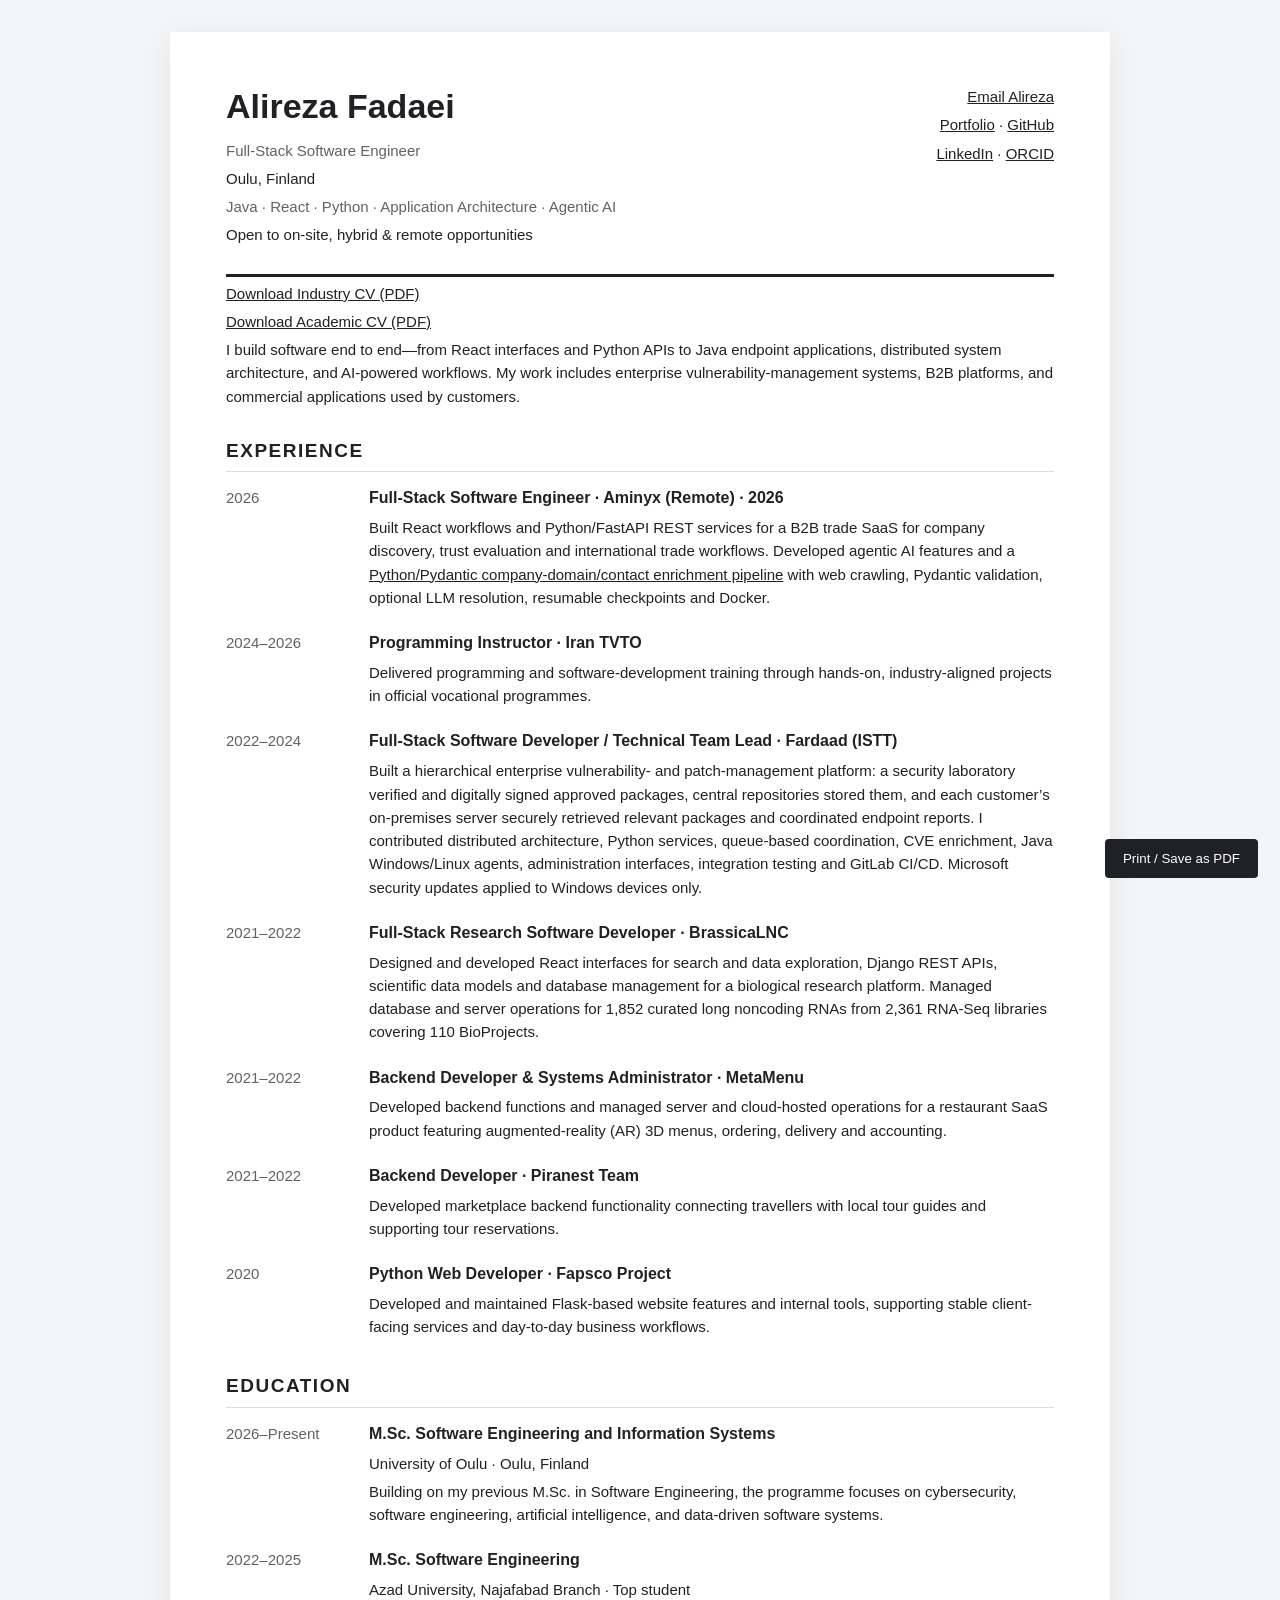
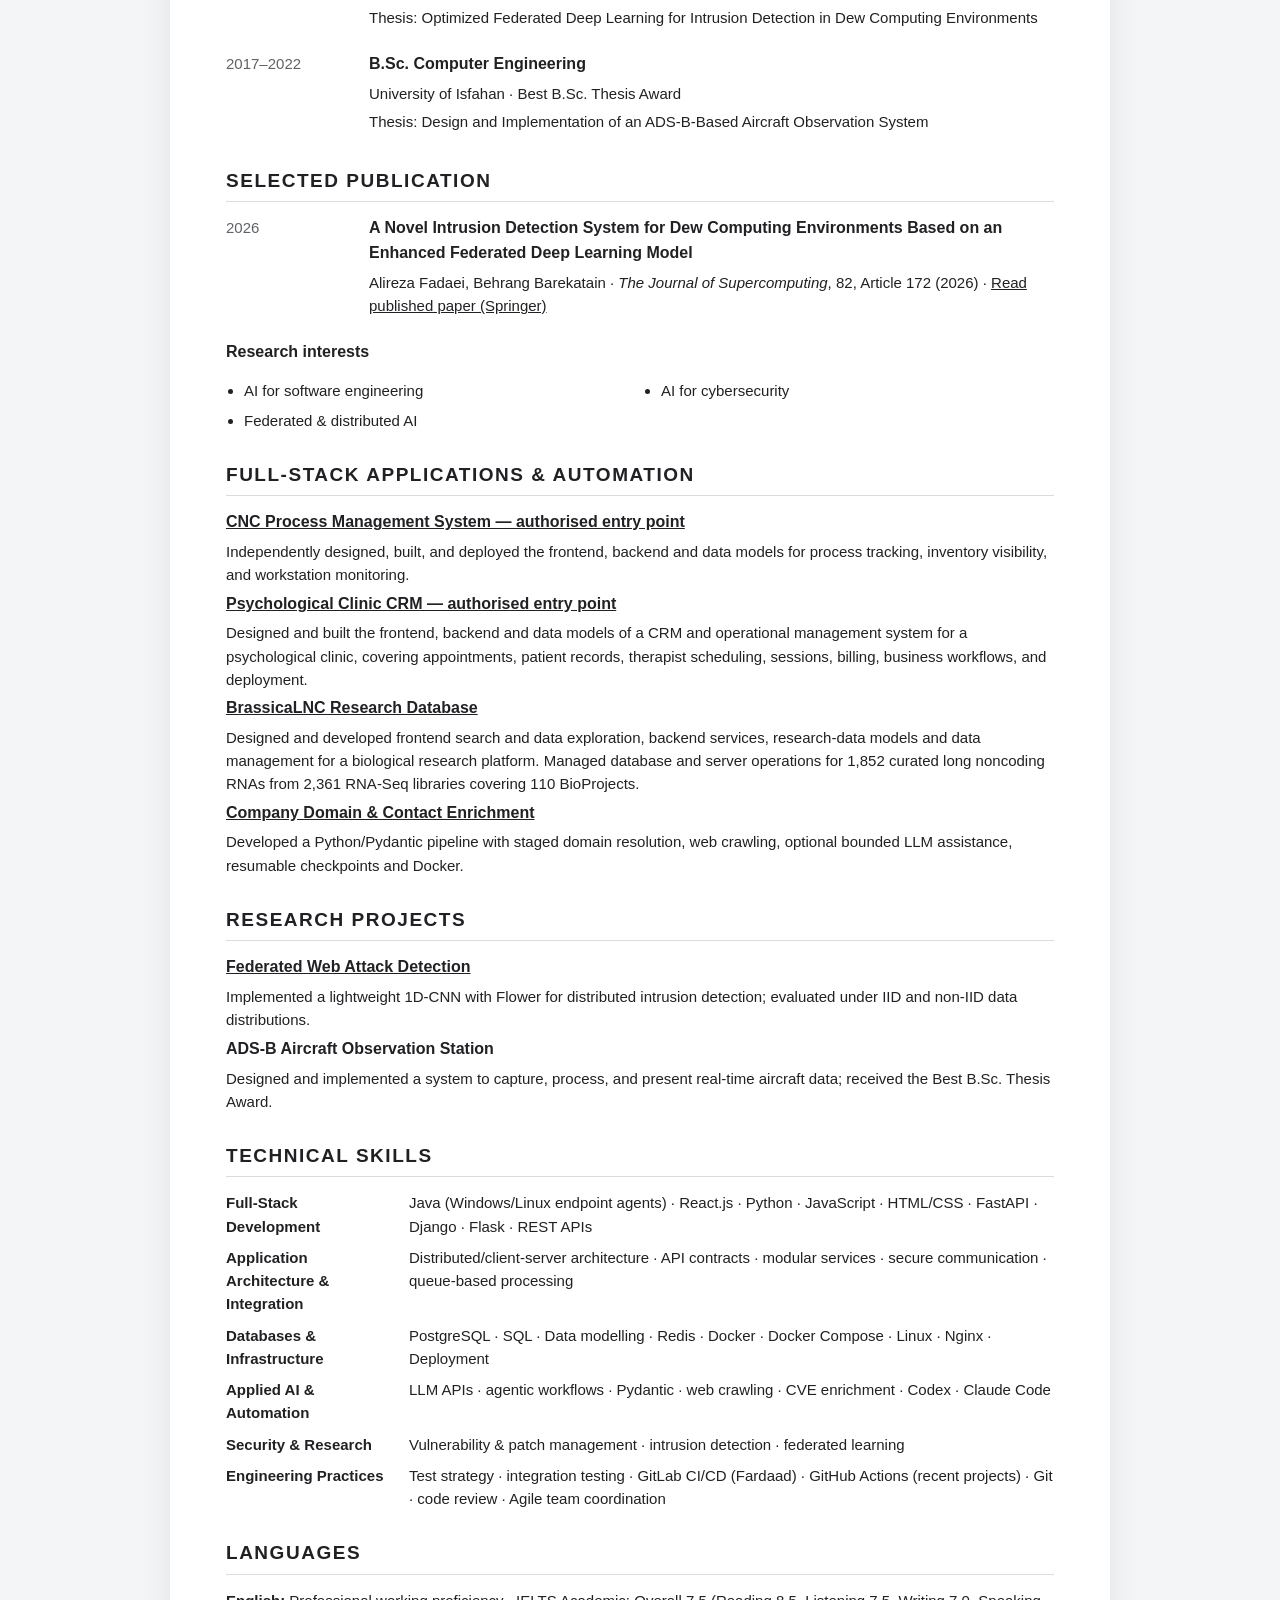
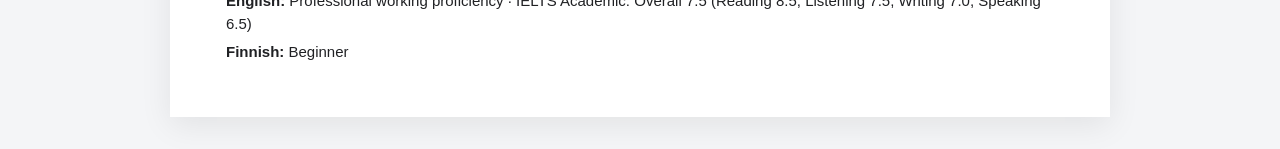
<file: resume.html>
<!doctype html>
<html lang="en">
  <head>
    <meta charset="utf-8" />
    <meta name="viewport" content="width=device-width, initial-scale=1" />
    <meta
      name="description"
      content="Alireza Fadaei — Full-Stack Software Engineer in Oulu, Finland. React, JavaScript, FastAPI, Python and Node.js; application architecture, databases, deployment and AI automation."
    />
    <title>
      Alireza Fadaei | Résumé — Full-Stack Software Engineer in Oulu, Finland
    </title>
    <link rel="canonical" href="https://arfadaei.ir/resume.html" />
    <style>
      :root {
        color-scheme: light;
        --ink: #202124;
        --muted: #5f6368;
        --line: #d9dce1;
        --accent: #555;
      }
      * {
        box-sizing: border-box;
      }
      body {
        margin: 0;
        background: #f4f5f7;
        color: var(--ink);
        font:
          15px/1.55 Arial,
          sans-serif;
      }
      main {
        width: min(940px, calc(100% - 32px));
        margin: 32px auto;
        padding: 48px 56px;
        background: #fff;
        box-shadow: 0 8px 30px rgba(0, 0, 0, 0.08);
      }
      header {
        display: flex;
        justify-content: space-between;
        gap: 30px;
        border-bottom: 3px solid var(--ink);
        padding-bottom: 22px;
      }
      h1 {
        margin: 0 0 6px;
        font-size: 34px;
      }
      h2 {
        margin: 28px 0 14px;
        border-bottom: 1px solid var(--line);
        padding-bottom: 6px;
        font-size: 19px;
        text-transform: uppercase;
        letter-spacing: 0.08em;
      }
      h3 {
        margin: 0;
        font-size: 16px;
      }
      p {
        margin: 5px 0;
      }
      a {
        color: inherit;
      }
      .headline,
      .meta,
      .date,
      .tech {
        color: var(--muted);
      }
      .contact {
        text-align: right;
      }
      .entry {
        display: grid;
        grid-template-columns: 125px 1fr;
        gap: 18px;
        margin: 0 0 17px;
        break-inside: avoid;
      }
      .entry ul {
        margin: 5px 0 0;
        padding-left: 18px;
      }
      .skills {
        display: grid;
        grid-template-columns: 165px 1fr;
        gap: 8px 18px;
      }
      .actions {
        position: fixed;
        right: 22px;
        bottom: 22px;
      }
      .actions button {
        border: 0;
        border-radius: 4px;
        padding: 12px 18px;
        background: var(--ink);
        color: #fff;
        cursor: pointer;
      }
      @media (max-width: 650px) {
        main {
          width: 100%;
          margin: 0;
          padding: 28px 22px;
          box-shadow: none;
        }
        header {
          display: block;
        }
        .contact {
          margin-top: 14px;
          text-align: left;
        }
        .entry {
          grid-template-columns: 1fr;
          gap: 2px;
        }
        .skills {
          grid-template-columns: 1fr;
        }
      }
      @media print {
        @page {
          size: A4;
          margin: 13mm;
        }
        body {
          background: #fff;
          font-size: 10.5pt;
          line-height: 1.4;
        }
        main {
          width: 100%;
          margin: 0;
          padding: 0;
          box-shadow: none;
        }
        .actions {
          display: none;
        }
        h2 {
          margin: 14px 0 10px;
          break-after: avoid;
        }
        .entry {
          margin-bottom: 10px;
        }
        .skills {
          gap: 5px 18px;
        }
        header {
          padding-bottom: 14px;
        }
        a {
          text-decoration: none;
        }
      }
      .research-interest-list {
        display: grid;
        grid-template-columns: repeat(2, minmax(0, 1fr));
        gap: 6px 24px;
        padding-left: 18px;
      }
      @media (max-width: 650px) {
        .research-interest-list {
          grid-template-columns: 1fr;
        }
      }
    </style>
  </head>
  <body>
    <main>
      <header>
        <div>
          <h1>Alireza Fadaei</h1>
          <p class="headline">Full-Stack Software Engineer</p>
          <p>Oulu, Finland</p>
          <p class="tech">Java · React · Python · Application Architecture · Agentic AI</p>
          <p>Open to on-site, hybrid &amp; remote opportunities</p>
        </div>
        <div class="contact">
          <p>
            <a href="mailto:alizfadaei98@gmail.com">Email Alireza</a>
          </p>
          <p>
            <a href="https://arfadaei.ir">Portfolio</a> ·
            <a href="https://github.com/aliz-f">GitHub</a>
          </p>
          <p>
            <a href="https://www.linkedin.com/in/aliz-f/">LinkedIn</a> ·
            <a href="https://orcid.org/0009-0007-1187-7288">ORCID</a>
          </p>
        </div>
      </header>
      <p>
        <a
          href="cv/AlirezaFadaei-Industry-CV.pdf?v=20261029-4"
          download="AlirezaFadaei-Industry-CV.pdf"
          >Download Industry CV (PDF)</a
        >
      </p>
      <p>
        <a href="cv/AlirezaFadaei-Academic-CV.pdf?v=20261029-4" download="AlirezaFadaei-Academic-CV.pdf">Download Academic CV (PDF)</a>
      </p>
      <p>
        I build software end to end—from React interfaces and Python APIs to
        Java endpoint applications, distributed system architecture, and
        AI-powered workflows. My work includes enterprise vulnerability-management
        systems, B2B platforms, and commercial applications used by customers.
      </p>

      <section>
        <h2>Experience</h2>
        <div class="entry">
          <div class="date">2026</div>
          <div>
            <h3>Full-Stack Software Engineer · Aminyx (Remote) · 2026</h3>
            <p>
              Built React workflows and Python/FastAPI REST services for a B2B
              trade SaaS for company discovery, trust evaluation and
              international trade workflows. Developed agentic AI features and a
              <a
                href="https://github.com/Aliz-f/company-domain-contact-enrichment"
                >Python/Pydantic company-domain/contact enrichment pipeline</a
              >
              with web crawling, Pydantic validation, optional LLM resolution,
              resumable checkpoints and Docker.
            </p>
          </div>
        </div>
        <div class="entry">
          <div class="date">2024–2026</div>
          <div>
            <h3>Programming Instructor · Iran TVTO</h3>
            <p>
              Delivered programming and software-development training through
              hands-on, industry-aligned projects in official vocational
              programmes.
            </p>
          </div>
        </div>

        <div class="entry">
          <div class="date">2022–2024</div>
          <div>
            <h3>Full-Stack Software Developer / Technical Team Lead · Fardaad (ISTT)</h3>
            <p>
              Built a hierarchical enterprise vulnerability- and patch-management
              platform: a security laboratory verified and digitally signed
              approved packages, central repositories stored them, and each
              customer’s on-premises server securely retrieved relevant packages
              and coordinated endpoint reports. I contributed distributed
              architecture, Python services, queue-based coordination, CVE
              enrichment, Java Windows/Linux agents, administration interfaces,
              integration testing and GitLab CI/CD. Microsoft security updates
              applied to Windows devices only.
            </p>
          </div>
        </div>
        <div class="entry">
          <div class="date">2021–2022</div>
          <div>
            <h3>Full-Stack Research Software Developer · BrassicaLNC</h3>
            <p>
              Designed and developed React interfaces for search and data
              exploration, Django REST APIs, scientific data models and database
              management for a biological research platform. Managed database
              and server operations for 1,852 curated long noncoding RNAs from
              2,361 RNA-Seq libraries covering 110 BioProjects.
            </p>
          </div>
        </div>
        <div class="entry">
          <div class="date">2021–2022</div>
          <div>
            <h3>Backend Developer &amp; Systems Administrator · MetaMenu</h3>
            <p>
              Developed backend functions and managed server and cloud-hosted
              operations for a restaurant SaaS product featuring
              augmented-reality (AR) 3D menus, ordering, delivery and
              accounting.
            </p>
          </div>
        </div>
        <div class="entry">
          <div class="date">2021–2022</div>
          <div>
            <h3>Backend Developer · Piranest Team</h3>
            <p>
              Developed marketplace backend functionality connecting travellers
              with local tour guides and supporting tour reservations.
            </p>
          </div>
        </div>
        <div class="entry">
          <div class="date">2020</div>
          <div>
            <h3>Python Web Developer · Fapsco Project</h3>
            <p>
              Developed and maintained Flask-based website features and internal
              tools, supporting stable client-facing services and day-to-day
              business workflows.
            </p>
          </div>
        </div>
      </section>

      <section>
        <h2>Education</h2>
        <div class="entry">
          <div class="date">2026–Present</div>
          <div>
            <h3>M.Sc. Software Engineering and Information Systems</h3>
            <p>University of Oulu · Oulu, Finland</p>
            <p>
              Building on my previous M.Sc. in Software Engineering, the programme
              focuses on cybersecurity, software engineering, artificial
              intelligence, and data-driven software systems.
            </p>
          </div>
        </div>
        <div class="entry">
          <div class="date">2022–2025</div>
          <div>
            <h3>M.Sc. Software Engineering</h3>
            <p>Azad University, Najafabad Branch · Top student</p>
            <p>
              Thesis: Optimized Federated Deep Learning for Intrusion Detection
              in Dew Computing Environments
            </p>
          </div>
        </div>
        <div class="entry">
          <div class="date">2017–2022</div>
          <div>
            <h3>B.Sc. Computer Engineering</h3>
            <p>University of Isfahan · Best B.Sc. Thesis Award</p>
            <p>
              Thesis: Design and Implementation of an ADS-B-Based Aircraft
              Observation System
            </p>
          </div>
        </div>
      </section>

      <section>
        <h2>Selected Publication</h2>
        <div class="entry">
          <div class="date">2026</div>
          <div>
            <h3>
              A Novel Intrusion Detection System for Dew Computing Environments
              Based on an Enhanced Federated Deep Learning Model
            </h3>
            <p>
              Alireza Fadaei, Behrang Barekatain ·
              <em>The Journal of Supercomputing</em>, 82, Article 172 (2026) ·
              <a href="https://doi.org/10.1007/s11227-026-08314-x"
                >Read published paper (Springer)</a
              >
            </p>
          </div>
        </div>
        <h3>Research interests</h3>
        <ul class="research-interest-list">
          <li>AI for software engineering</li>
          <li>AI for cybersecurity</li>
          <li>Federated &amp; distributed AI</li>
        </ul>
      </section>

      <section>
        <h2>Full-Stack Applications &amp; Automation</h2>
        <div class="project-entry">
          <h3>
            <a href="https://erp.arfadaei.ir"
              >CNC Process Management System — authorised entry point</a
            >
          </h3>
          <p>
            Independently designed, built, and deployed the frontend, backend
            and data models for process tracking, inventory visibility, and
            workstation monitoring.
          </p>
        </div>
        <div class="project-entry">
          <h3>
            <a href="https://psy.arfadaei.ir"
              >Psychological Clinic CRM — authorised entry point</a
            >
          </h3>
          <p>
            Designed and built the frontend, backend and data models of a CRM
            and operational management system for a psychological clinic,
            covering appointments, patient records, therapist scheduling,
            sessions, billing, business workflows, and deployment.
          </p>
        </div>
        <div class="project-entry">
          <h3>
            <a href="https://brassica.arfadaei.ir"
              >BrassicaLNC Research Database</a
            >
          </h3>
          <p>
            Designed and developed frontend search and data exploration, backend
            services, research-data models and data management for a biological
            research platform. Managed database and server operations for 1,852
            curated long noncoding RNAs from 2,361 RNA-Seq libraries covering
            110 BioProjects.
          </p>
        </div>
        <div class="project-entry">
          <h3>
            <a
              href="https://github.com/Aliz-f/company-domain-contact-enrichment"
              >Company Domain &amp; Contact Enrichment</a
            >
          </h3>
          <p>
            Developed a Python/Pydantic pipeline with staged domain resolution,
            web crawling, optional bounded LLM assistance, resumable checkpoints
            and Docker.
          </p>
        </div>
      </section>
      <section>
        <h2>Research Projects</h2>
        <div class="project-entry">
          <h3>
            <a
              href="https://github.com/Aliz-f/edge-web-attack-detection-federated"
              >Federated Web Attack Detection</a
            >
          </h3>
          <p>
            Implemented a lightweight 1D-CNN with Flower for distributed
            intrusion detection; evaluated under IID and non-IID data
            distributions.
          </p>
        </div>
        <div class="project-entry">
          <h3>ADS-B Aircraft Observation Station</h3>
          <p>
            Designed and implemented a system to capture, process, and present
            real-time aircraft data; received the Best B.Sc. Thesis Award.
          </p>
        </div>
      </section>
      <section>
        <h2>Technical Skills</h2>
        <div class="skills">
          <strong>Full-Stack Development</strong
          ><span
            >Java (Windows/Linux endpoint agents) · React.js · Python · JavaScript · HTML/CSS · FastAPI · Django · Flask · REST APIs</span
          >
          <strong>Application Architecture &amp; Integration</strong
          ><span
            >Distributed/client-server architecture · API contracts · modular services · secure communication · queue-based processing</span
          >
          <strong>Databases &amp; Infrastructure</strong
          ><span
            >PostgreSQL · SQL · Data modelling · Redis · Docker · Docker
            Compose · Linux · Nginx · Deployment</span
          >
          <strong>Applied AI &amp; Automation</strong
          ><span
            >LLM APIs · agentic workflows · Pydantic · web crawling · CVE enrichment · Codex · Claude Code</span
          >
          <strong>Security &amp; Research</strong
          ><span
            >Vulnerability &amp; patch management · intrusion detection · federated learning</span
          >
          <strong>Engineering Practices</strong
          ><span>Test strategy · integration testing · GitLab CI/CD (Fardaad) · GitHub Actions (recent projects) · Git · code review · Agile team coordination</span>
        </div>
      </section>

      <section>
        <h2>Languages</h2>
        <p>
          <strong>English:</strong> Professional working proficiency · IELTS
          Academic: Overall 7.5 (Reading 8.5, Listening 7.5, Writing 7.0,
          Speaking 6.5)
        </p>
        <p><strong>Finnish:</strong> Beginner</p>
      </section>
    </main>
    <div class="actions">
      <button type="button" onclick="window.print()">
        Print / Save as PDF
      </button>
    </div>
  </body>
</html>
</file>
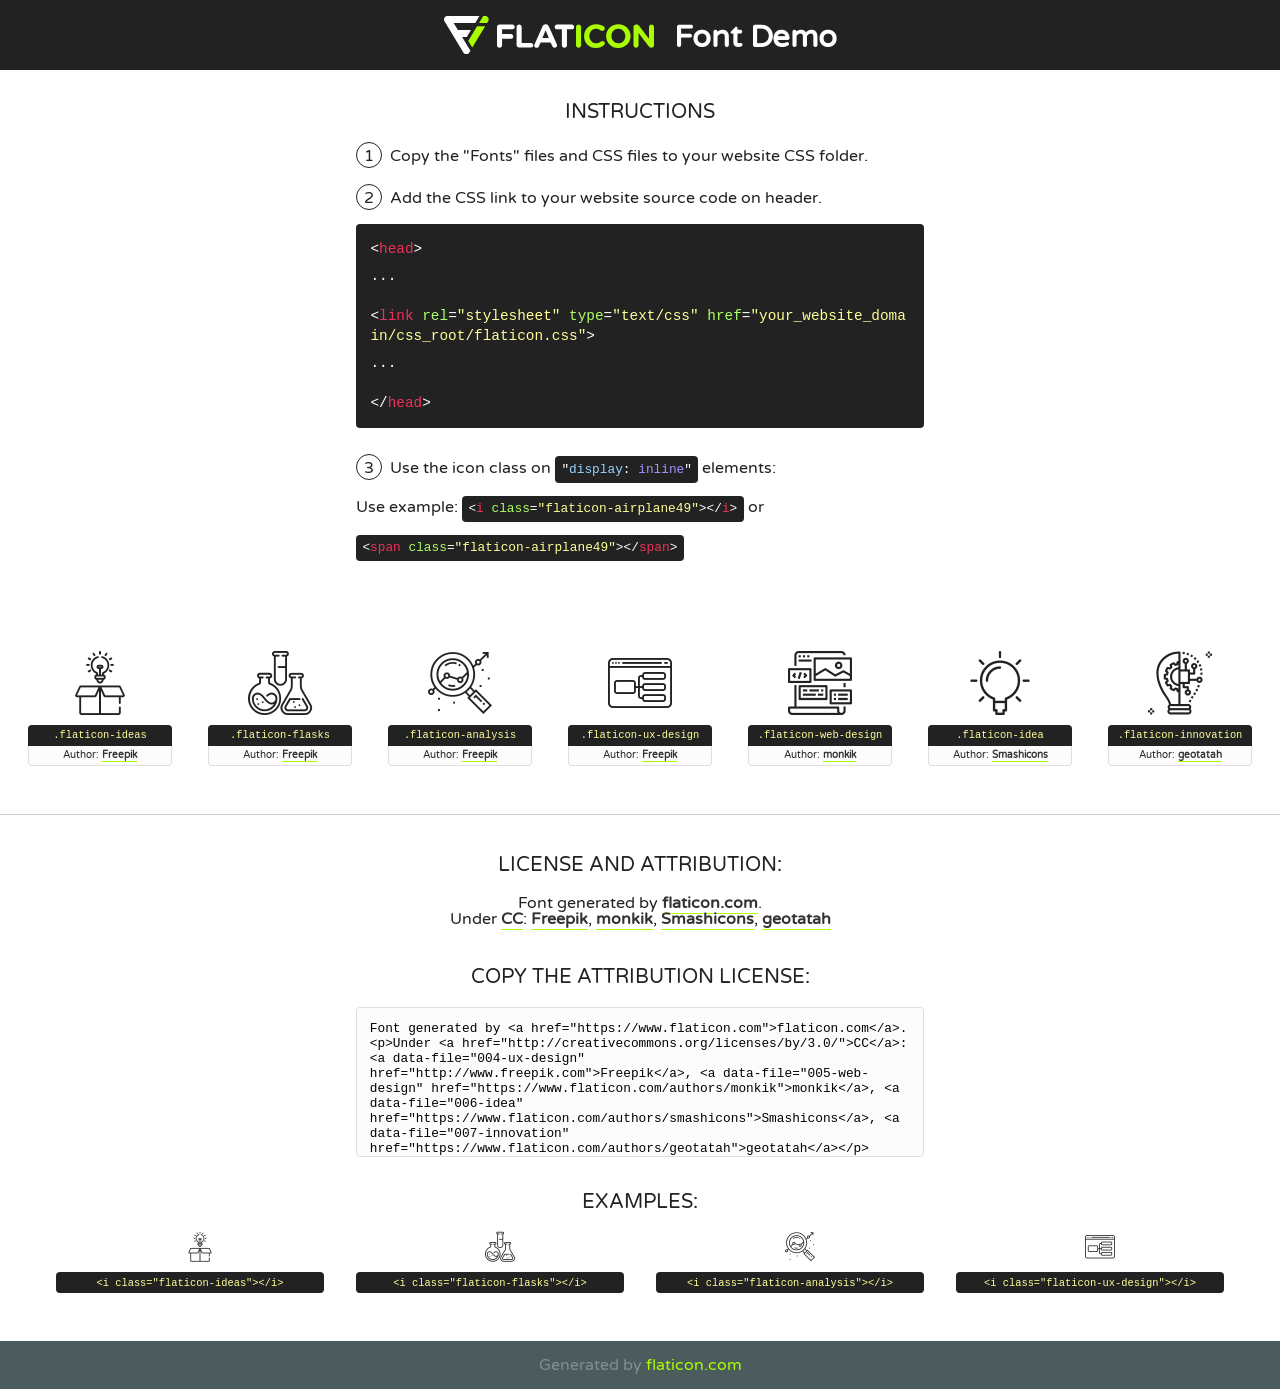
<file: assets/fonts/flaticon/font/flaticon.html>
<!DOCTYPE html>
<!--
  Flaticon icon font: Flaticon
  Creation date: 20/03/2019 02:18
-->
<html>
<!DOCTYPE html>
<html>

<head>
    <title>Flaticon WebFont</title>
    <link href="http://fonts.googleapis.com/css?family=Varela+Round" rel="stylesheet" type="text/css" />
    <link rel="stylesheet" type="text/css" href="flaticon.css">
    <meta charset="UTF-8">
    <style>
    html, body, div, span, applet, object, iframe,
    h1, h2, h3, h4, h5, h6, p, blockquote, pre,
    a, abbr, acronym, address, big, cite, code,
    del, dfn, em, img, ins, kbd, q, s, samp,
    small, strike, strong, sub, sup, tt, var,
    b, u, i, center,
    dl, dt, dd, ol, ul, li,
    fieldset, form, label, legend,
    table, caption, tbody, tfoot, thead, tr, th, td,
    article, aside, canvas, details, embed, 
    figure, figcaption, footer, header, hgroup, 
    menu, nav, output, ruby, section, summary,
    time, mark, audio, video {
        margin: 0;
        padding: 0;
        border: 0;
        font-size: 100%;
        font: inherit;
        vertical-align: baseline;
    }
    /* HTML5 display-role reset for older browsers */
    article, aside, details, figcaption, figure, 
    footer, header, hgroup, menu, nav, section {
        display: block;
    }
    body {
        line-height: 1;
    }
    ol, ul {
        list-style: none;
    }
    blockquote, q {
        quotes: none;
    }
    blockquote:before, blockquote:after,
    q:before, q:after {
        content: '';
        content: none;
    }
    table {
        border-collapse: collapse;
        border-spacing: 0;
    }
    body {
        font-family: 'Varela Round', Helvetica, Arial, sans-serif;
        font-size: 16px;
        color: #222;
    }
    a {
        color: #333;
        border-bottom: 1px solid #a9fd00;
        font-weight: bold;
        text-decoration: none;
    }
    * {
        -moz-box-sizing: border-box;
        -webkit-box-sizing: border-box;
        box-sizing: border-box;
        margin: 0;
        padding: 0;
    }
    [class^="flaticon-"]:before, [class*=" flaticon-"]:before, [class^="flaticon-"]:after, [class*=" flaticon-"]:after {
        font-family: Flaticon;
        font-size: 30px;
        font-style: normal;
        margin-left: 20px;
        color: #333;
    }
    .wrapper {
        max-width: 600px;
        margin: auto;
        padding: 0 1em;
    }
    .title {
        font-size: 1.25em;
        text-align: center;
        margin-bottom: 1em;
        text-transform: uppercase;
    }
    header {
        text-align: center;
        background-color: #222;
        color: #fff;
        padding: 1em;
    }
    header .logo {
        width: 210px;
        height: 38px;
        display: inline-block;
        vertical-align: middle;
        margin-right: 1em;
        border: none;
    }
    header strong {
        font-size: 1.95em;
        font-weight: bold;
        vertical-align: middle;
        margin-top: 5px;
        display: inline-block;
    }
    .demo {
        margin: 2em auto;
        line-height: 1.25em;
    }
    .demo ul li {
        margin-bottom: 1em;
    }
    .demo ul li .num {
        color: #222;
        border-radius: 20px;
        display: inline-block;
        width: 26px;
        padding: 3px;
        height: 26px;
        text-align: center;
        margin-right: 0.5em;
        border: 1px solid #222;
    }
    .demo ul li code {
        background-color: #222;
        border-radius: 4px;
        padding: 0.25em 0.5em;
        display: inline-block;
        color: #fff;
        font-family: Consolas,Monaco,Lucida Console,Liberation Mono,DejaVu Sans Mono,Bitstream Vera Sans Mono,Courier New, monospace;
        font-weight: lighter;
        margin-top: 1em;
        font-size: 0.8em;
        word-break: break-all;
    }
    .demo ul li code.big {
        padding: 1em;
        font-size: 0.9em;
    }
    .demo ul li code .red {
        color: #EF3159;
    }
    .demo ul li code .green {
        color: #ACFF65;
    }
    .demo ul li code .yellow {
        color: #FFFF99;
    }
    .demo ul li code .blue {
        color: #99D3FF;
    }
    .demo ul li code .purple {
        color: #A295FF;
    }
    .demo ul li code .dots {
        margin-top: 0.5em;
        display: block;
    }
    #glyphs {
        border-bottom: 1px solid #ccc;
        padding: 2em 0;
        text-align: center;
    }
    .glyph {
        display: inline-block;
        width: 9em;
        margin: 1em;
        text-align: center;
        vertical-align: top;
        background: #FFF;
    }
    .glyph .glyph-icon {
        padding: 10px;
        display: block;
        font-family:"Flaticon";
        font-size: 64px;
        line-height: 1;
    }
    .glyph .glyph-icon:before {
        font-size: 64px;
        color: #222;
        margin-left: 0;
    }
    .class-name {
        font-size: 0.65em;
        background-color: #222;
        color: #fff;
        border-radius: 4px 4px 0 0;
        padding: 0.5em;
        color: #FFFF99;
        font-family: Consolas,Monaco,Lucida Console,Liberation Mono,DejaVu Sans Mono,Bitstream Vera Sans Mono,Courier New, monospace;
    }
    .author-name {
        font-size: 0.6em;
        background-color: #fcfcfd;
        border: 1px solid #DEDEE4;
        border-top: 0;
        border-radius: 0 0 4px 4px;
        padding: 0.5em;
    }
    .class-name:last-child {
        font-size: 10px;
        color:#888;
    }
    .class-name:last-child a {
        font-size: 10px;
        color:#555;
    }
    .class-name:last-child a:hover {
        color:#a9fd00;
    }
    .glyph > input {
        display: block;
        width: 100px;
        margin: 5px auto;
        text-align: center;
        font-size: 12px;
        cursor: text;
    }
    .glyph > input.icon-input {
        font-family:"Flaticon";
        font-size: 16px;
        margin-bottom: 10px;
    }
    .attribution .title {
        margin-top: 2em;
    }
    .attribution textarea {
        background-color: #fcfcfd;
        padding: 1em;
        border: none;
        box-shadow: none;
        border: 1px solid #DEDEE4;
        border-radius: 4px;
        resize: none;
        width: 100%;
        height: 150px;
        font-size: 0.8em;
        font-family: Consolas,Monaco,Lucida Console,Liberation Mono,DejaVu Sans Mono,Bitstream Vera Sans Mono,Courier New, monospace;
        -webkit-appearance: none;
    }
    .iconsuse {
        margin: 2em auto;
        text-align: center;
        max-width: 1200px;
    }
    .iconsuse:after {
        content: '';
        display: table;
        clear: both;
    }
    .iconsuse .image {
        float: left;
        width: 25%;
        padding: 0 1em;
    }
    .iconsuse .image p {
        margin-bottom: 1em;
    }
    .iconsuse .image span {
        display: block;
        font-size: 0.65em;
        background-color: #222;
        color: #fff;
        border-radius: 4px;
        padding: 0.5em;
        color: #FFFF99;
        margin-top: 1em;
        font-family: Consolas,Monaco,Lucida Console,Liberation Mono,DejaVu Sans Mono,Bitstream Vera Sans Mono,Courier New, monospace;
    }
    #footer {
        text-align: center;
        background-color: #4C5B5C;
        color: #7c9192;
        padding: 1em;
    }
    #footer a {
        border: none;
        color: #a9fd00;
        font-weight: normal;
    }
    @media (max-width: 960px) {
        .iconsuse .image {
            width: 50%;
        }
    }
    @media (max-width: 560px) {
        .iconsuse .image {
            width: 100%;
        }
    }
    </style>
</head>

<body class="characters-off">

    <header>
        <a href="https://www.flaticon.com" target="_blank" class="logo">
            <svg version="1.1" xmlns="http://www.w3.org/2000/svg" xmlns:xlink="http://www.w3.org/1999/xlink" xmlns:a="http://ns.adobe.com/AdobeSVGViewerExtensions/3.0/" viewBox="0 0 560.875 102.036" enable-background="new 0 0 560.875 102.036" xml:space="preserve">
                <defs>
                </defs>
                <g>
                    <g class="letters">
                        <path fill="#ffffff" d="M141.596,29.675c0-3.777,2.985-6.767,6.764-6.767h34.438c3.426,0,6.15,2.728,6.15,6.15
                        c0,3.43-2.724,6.149-6.15,6.149h-27.674v13.091h23.719c3.429,0,6.151,2.724,6.151,6.15c0,3.43-2.723,6.149-6.151,6.149h-23.719
                        v17.574c0,3.773-2.986,6.761-6.764,6.761c-3.779,0-6.764-2.989-6.764-6.761V29.675z"></path>
                        <path fill="#ffffff" d="M193.844,29.149c0-3.781,2.985-6.767,6.764-6.767c3.776,0,6.763,2.985,6.763,6.767v42.957h25.039
                        c3.426,0,6.149,2.726,6.149,6.153c0,3.425-2.723,6.15-6.149,6.15h-31.802c-3.779,0-6.764-2.986-6.764-6.768V29.149z"></path>
                        <path fill="#ffffff" d="M241.891,75.71l21.438-48.407c1.492-3.341,4.215-5.357,7.906-5.357h0.792
                        c3.686,0,6.323,2.017,7.815,5.357l21.439,48.407c0.436,0.967,0.701,1.845,0.701,2.723c0,3.602-2.809,6.501-6.414,6.501
                        c-3.161,0-5.269-1.845-6.499-4.655l-4.132-9.661h-27.059l-4.301,10.102c-1.144,2.631-3.426,4.214-6.237,4.214
                        c-3.517,0-6.24-2.81-6.24-6.325C241.1,77.64,241.451,76.677,241.891,75.71z M279.932,58.666l-8.521-20.297l-8.526,20.297H279.932
                        z"></path>
                        <path fill="#ffffff" d="M314.864,35.387H301.86c-3.429,0-6.239-2.813-6.239-6.238c0-3.429,2.811-6.24,6.239-6.24h39.533
                        c3.426,0,6.237,2.811,6.237,6.24c0,3.425-2.811,6.238-6.237,6.238h-13.001v42.785c0,3.773-2.99,6.761-6.764,6.761
                        c-3.779,0-6.764-2.989-6.764-6.761V35.387z"></path>
                        <path fill="#A9FD00" d="M352.615,29.149c0-3.781,2.985-6.767,6.767-6.767c3.774,0,6.761,2.985,6.761,6.767v49.024
                        c0,3.773-2.987,6.761-6.761,6.761c-3.781,0-6.767-2.989-6.767-6.761V29.149z"></path>
                        <path fill="#A9FD00" d="M374.132,53.836v-0.179c0-17.481,13.178-31.801,32.065-31.801c9.22,0,15.459,2.458,20.557,6.238
                        c1.402,1.054,2.637,2.985,2.637,5.357c0,3.692-2.985,6.59-6.681,6.59c-1.845,0-3.071-0.702-4.044-1.319
                        c-3.776-2.813-7.729-4.393-12.562-4.393c-10.364,0-17.831,8.611-17.831,19.154v0.173c0,10.542,7.291,19.329,17.831,19.329
                        c5.715,0,9.492-1.756,13.359-4.834c1.049-0.874,2.458-1.491,4.039-1.491c3.429,0,6.325,2.813,6.325,6.236
                        c0,2.106-1.056,3.78-2.282,4.834c-5.539,4.834-12.036,7.733-21.878,7.733C387.572,85.464,374.132,71.493,374.132,53.836z"></path>
                        <path fill="#A9FD00" d="M433.009,53.836v-0.179c0-17.481,13.79-31.801,32.766-31.801c18.981,0,32.592,14.143,32.592,31.628v0.173
                        c0,17.483-13.785,31.807-32.769,31.807C446.625,85.464,433.009,71.32,433.009,53.836z M484.224,53.836v-0.179
                        c0-10.539-7.725-19.326-18.626-19.326c-10.893,0-18.449,8.611-18.449,19.154v0.173c0,10.542,7.73,19.329,18.626,19.329
                        C476.676,72.986,484.224,64.378,484.224,53.836z"></path>
                        <path fill="#A9FD00" d="M506.233,29.321c0-3.774,2.99-6.763,6.767-6.763h1.401c3.252,0,5.183,1.583,7.029,3.953l26.093,34.265
                        V29.059c0-3.692,2.99-6.677,6.681-6.677c3.683,0,6.671,2.985,6.671,6.677v48.934c0,3.78-2.987,6.765-6.764,6.765h-0.436
                        c-3.257,0-5.188-1.581-7.034-3.953l-27.056-35.492v32.944c0,3.687-2.985,6.676-6.678,6.676c-3.683,0-6.673-2.989-6.673-6.676
                        V29.321z"></path>
                    </g>
                    <g class="insignia">
                        <path fill="#ffffff" d="M48.372,56.137h12.517l11.156-18.537H37.186L25.688,18.539h57.825L94.668,0H9.271
                        C5.925,0,2.842,1.801,1.198,4.716c-1.644,2.907-1.593,6.482,0.134,9.343l50.38,83.501c1.678,2.781,4.689,4.476,7.938,4.476
                        c3.246,0,6.257-1.695,7.935-4.476l2.898-4.804L48.372,56.137z"></path>
                        <g class="i">
                            <path fill="#A9FD00" d="M93.575,18.539h0.031v0.004l21.652,0.004l2.705-4.488c1.727-2.861,1.778-6.436,0.133-9.343
                            C116.454,1.801,113.371,0,110.026,0h-5.294L93.575,18.539z"></path>
                            <polygon fill="#A9FD00" points="88.291,27.356 64.725,66.486 75.519,84.404 109.942,27.356"></polygon>
                        </g>
                    </g>
                </g>
            </svg>
        </a>
        <strong>Font Demo</strong>
    </header>


    <section class="demo wrapper">

        <p class="title">Instructions</p>

        <ul>
            <li>
                <span class="num">1</span>Copy the "Fonts" files and CSS files to your website CSS folder.
            </li>
            <li>
                <span class="num">2</span>Add the CSS link to your website source code on header.
                <code class="big">
                    &lt;<span class="red">head</span>&gt;
                    <br/><span class="dots">...</span>
                    <br/>&lt;<span class="red">link</span> <span class="green">rel</span>=<span class="yellow">"stylesheet"</span> <span class="green">type</span>=<span class="yellow">"text/css"</span> <span class="green">href</span>=<span class="yellow">"your_website_domain/css_root/flaticon.css"</span>&gt;
                    <br/><span class="dots">...</span>
                    <br/>&lt;/<span class="red">head</span>&gt;
                </code>
            </li>

            <li>
                <p>
                    <span class="num">3</span>Use the icon class on <code>"<span class="blue">display</span>:<span class="purple"> inline</span>"</code> elements:
                    <br />
                    Use example: <code>&lt;<span class="red">i</span> <span class="green">class</span>=<span class="yellow">&quot;flaticon-airplane49&quot;</span>&gt;&lt;/<span class="red">i</span>&gt;</code> or <code>&lt;<span class="red">span</span> <span class="green">class</span>=<span class="yellow">&quot;flaticon-airplane49&quot;</span>&gt;&lt;/<span class="red">span</span>&gt;</code>
            </li>
        </ul>

    </section>




   <section id="glyphs">          
    
      
        <div class="glyph"><div class="glyph-icon flaticon-ideas"></div>
            <div class="class-name">.flaticon-ideas</div>
            <div class="author-name">Author: <a data-file="001-ideas" href="http://www.freepik.com">Freepik</a> </div> 
        </div>        
        
        <div class="glyph"><div class="glyph-icon flaticon-flasks"></div>
            <div class="class-name">.flaticon-flasks</div>
            <div class="author-name">Author: <a data-file="002-flasks" href="http://www.freepik.com">Freepik</a> </div> 
        </div>        
        
        <div class="glyph"><div class="glyph-icon flaticon-analysis"></div>
            <div class="class-name">.flaticon-analysis</div>
            <div class="author-name">Author: <a data-file="003-analysis" href="http://www.freepik.com">Freepik</a> </div> 
        </div>        
        
        <div class="glyph"><div class="glyph-icon flaticon-ux-design"></div>
            <div class="class-name">.flaticon-ux-design</div>
            <div class="author-name">Author: <a data-file="004-ux-design" href="http://www.freepik.com">Freepik</a> </div> 
        </div>        
        
        <div class="glyph"><div class="glyph-icon flaticon-web-design"></div>
            <div class="class-name">.flaticon-web-design</div>
            <div class="author-name">Author: <a data-file="005-web-design" href="https://www.flaticon.com/authors/monkik">monkik</a> </div> 
        </div>        
        
        <div class="glyph"><div class="glyph-icon flaticon-idea"></div>
            <div class="class-name">.flaticon-idea</div>
            <div class="author-name">Author: <a data-file="006-idea" href="https://www.flaticon.com/authors/smashicons">Smashicons</a> </div> 
        </div>        
        
        <div class="glyph"><div class="glyph-icon flaticon-innovation"></div>
            <div class="class-name">.flaticon-innovation</div>
            <div class="author-name">Author: <a data-file="007-innovation" href="https://www.flaticon.com/authors/geotatah">geotatah</a> </div> 
        </div>        
        

    </section>



    <section class="attribution wrapper"   style="text-align:center;">

      <div class="title">License and attribution:</div><div class="attrDiv">Font generated by <a href="https://www.flaticon.com">flaticon.com</a>. <div><p>Under <a href="http://creativecommons.org/licenses/by/3.0/">CC</a>: <a data-file="004-ux-design" href="http://www.freepik.com">Freepik</a>, <a data-file="005-web-design" href="https://www.flaticon.com/authors/monkik">monkik</a>, <a data-file="006-idea" href="https://www.flaticon.com/authors/smashicons">Smashicons</a>, <a data-file="007-innovation" href="https://www.flaticon.com/authors/geotatah">geotatah</a></p>  </div>
      </div>
      <div class="title">Copy the Attribution License:</div>

    <textarea onclick="this.focus();this.select();">Font generated by &lt;a href=&quot;https://www.flaticon.com&quot;&gt;flaticon.com&lt;/a&gt;. <p>Under <a href="http://creativecommons.org/licenses/by/3.0/">CC</a>: <a data-file="004-ux-design" href="http://www.freepik.com">Freepik</a>, <a data-file="005-web-design" href="https://www.flaticon.com/authors/monkik">monkik</a>, <a data-file="006-idea" href="https://www.flaticon.com/authors/smashicons">Smashicons</a>, <a data-file="007-innovation" href="https://www.flaticon.com/authors/geotatah">geotatah</a></p>  
     </textarea>

    </section>

    <section class="iconsuse">

          <div class="title">Examples:</div>            
             
            <div class="image">
                <p>
                    <i class="glyph-icon flaticon-ideas"></i> 
                    <span>&lt;i class=&quot;flaticon-ideas&quot;&gt;&lt;/i&gt;</span>
                </p>
            </div>
            
            <div class="image">
                <p>
                    <i class="glyph-icon flaticon-flasks"></i> 
                    <span>&lt;i class=&quot;flaticon-flasks&quot;&gt;&lt;/i&gt;</span>
                </p>
            </div>
            
            <div class="image">
                <p>
                    <i class="glyph-icon flaticon-analysis"></i> 
                    <span>&lt;i class=&quot;flaticon-analysis&quot;&gt;&lt;/i&gt;</span>
                </p>
            </div>
            
            <div class="image">
                <p>
                    <i class="glyph-icon flaticon-ux-design"></i> 
                    <span>&lt;i class=&quot;flaticon-ux-design&quot;&gt;&lt;/i&gt;</span>
                </p>
            </div>
                       
        </div>
                            
    </section>

<div id="footer">
    <div>Generated by <a href="https://www.flaticon.com">flaticon.com</a>
    </div>
</div>



</body>
</html>
</file>
<file: projects/styles.css>
:root {
  color-scheme: light;
  font-family: Arial, Helvetica, sans-serif;
  color: #172033;
  background: #f7f9fc;
  font-synthesis: none;
}
* { box-sizing: border-box; }
body { margin: 0; }
main { max-width: 1080px; margin: 0 auto; padding: 42px 28px 28px; }
.author { display: flex; align-items: center; gap: 10px; margin: 0 0 76px; font-size: 15px; font-weight: 700; }
.monogram { display: grid; place-items: center; width: 34px; height: 34px; border-radius: 50%; color: white; background: #285ee8; font-size: 23px; }
.eyebrow { color: #2858cb; font-size: 12px; font-weight: 700; letter-spacing: .13em; text-transform: uppercase; }
h1 { margin: 16px 0 20px; font-size: clamp(38px, 6vw, 64px); line-height: 1.08; letter-spacing: -.045em; }
h1 span { color: #285ee8; }
.intro { max-width: 570px; color: #586478; font-size: 17px; line-height: 1.7; margin: 0; }
section { margin-top: 58px; }
.collection-heading { display: flex; align-items: baseline; justify-content: space-between; gap: 16px; border-bottom: 1px solid #dce2ec; padding-bottom: 18px; margin-bottom: 24px; }
h2 { margin: 0; font-size: 18px; letter-spacing: -.02em; }
#project-count { color: #657086; font-size: 13px; white-space: nowrap; }
.project-list { display: grid; grid-template-columns: repeat(2, minmax(0, 1fr)); gap: 20px; }
.project-card { display: flex; flex-direction: column; align-items: flex-start; padding: 28px; border: 1px solid #dce2ec; border-radius: 16px; background: white; overflow-wrap: anywhere; }
.project-number { color: #66738b; font-size: 12px; font-variant-numeric: tabular-nums; margin-bottom: 24px; }
h3 { margin: 0 0 12px; font-size: 23px; line-height: 1.3; letter-spacing: -.025em; }
.description { margin: 0 0 20px; color: #586478; font-size: 15px; line-height: 1.65; }
.tags { display: flex; flex-wrap: wrap; gap: 7px; list-style: none; padding: 0; margin: 0 0 24px; }
.tags li { padding: 5px 9px; border-radius: 6px; background: #f0f4fb; color: #52617a; font-size: 12px; line-height: 1.4; }
.live-link { display: inline-flex; align-items: center; min-height: 44px; margin-top: auto; color: #2455cf; text-decoration: none; font-weight: 700; font-size: 14px; }
.live-link:hover { text-decoration: underline; text-underline-offset: 4px; }
.live-link:focus-visible { outline: 3px solid #285ee8; outline-offset: 5px; border-radius: 2px; }
.empty-state { margin: 0; padding: 44px 24px; background: white; border: 1px dashed #c9d2e2; border-radius: 16px; text-align: center; color: #586478; line-height: 1.6; }
footer { margin-top: 56px; padding-top: 22px; border-top: 1px solid #dce2ec; color: #66738b; font-size: 12px; line-height: 1.6; }
@media (max-width: 600px) {
  main { padding: 24px 20px; }
  .author { margin-bottom: 48px; }
  section { margin-top: 38px; }
  .project-list { grid-template-columns: 1fr; gap: 16px; }
  .project-card { padding: 24px; }
  .intro { font-size: 16px; }
}
</file>
<file: work/work.css>
:root{--ink:#172033;--muted:#62708a;--paper:#fff;--canvas:#f5f7fb;--soft:#eef4ff;--line:#d9e1ee;--blue:#185ccf;--blue-dark:#123c83;--radius:14px}*{box-sizing:border-box}html{scroll-behavior:smooth}body{margin:0;color:var(--ink);background:var(--canvas);font:17px/1.7 Inter,ui-sans-serif,system-ui,-apple-system,"Segoe UI",sans-serif}.skip{position:absolute;left:-999px}.skip:focus{left:1rem;top:1rem;padding:.6rem .8rem;background:#fff;z-index:3}.site-header{display:flex;justify-content:space-between;align-items:center;gap:1rem;padding:1rem max(5vw,1.25rem);background:#fff;border-bottom:1px solid var(--line)}.brand{font-weight:800;color:var(--ink);text-decoration:none}.site-header nav{display:flex;gap:1.15rem;flex-wrap:wrap}.site-header a,footer a{color:var(--blue);text-underline-offset:.18em}main{width:min(1040px,calc(100% - 2rem));margin:2.5rem auto 4rem}.case{background:var(--paper);border:1px solid var(--line);box-shadow:0 12px 35px rgba(20,43,85,.07);border-radius:var(--radius);overflow:hidden}.case-header{padding:clamp(1.6rem,5vw,4.2rem);padding-bottom:clamp(1.8rem,4vw,3rem);background:linear-gradient(135deg,#fff 0%,#f5f8ff 100%);border-bottom:1px solid var(--line)}.back{display:inline-flex;align-items:center;gap:.35rem;margin-bottom:2.25rem;color:var(--blue);font-size:.95rem;font-weight:700;text-decoration:none}.eyebrow{margin:0 0 .6rem;color:var(--blue);font-weight:800;letter-spacing:.09em;text-transform:uppercase;font-size:.76rem}.meta{display:flex;gap:.5rem;flex-wrap:wrap;margin:1rem 0 1.25rem;color:var(--muted);font-size:.9rem}.tag{padding:.25rem .65rem;border:1px solid var(--line);border-radius:999px;background:#fff}h1{max-width:18ch;margin:0;font-size:clamp(2.2rem,5.2vw,4rem);line-height:1.08;letter-spacing:-.04em}h2{margin:0 0 1rem;font-size:clamp(1.3rem,2vw,1.55rem);line-height:1.25;letter-spacing:-.02em}h3{margin:0 0 .45rem;font-size:.93rem;text-transform:uppercase;letter-spacing:.06em;color:var(--blue-dark)}p{max-width:72ch;margin:.1rem 0 1rem}.lede{margin:0;max-width:62ch;font-size:clamp(1.08rem,1.8vw,1.25rem);line-height:1.65;color:#35435d}.case-body{padding:clamp(1.6rem,5vw,4.2rem)}.case-section{padding:0 0 2.6rem;margin:0 0 2.6rem;border-bottom:1px solid var(--line)}.case-section:last-child{border:0;margin:0;padding:0}.flow{display:grid;gap:.7rem;max-width:760px;padding:1.1rem;border:1px solid #cfdcf2;border-radius:12px;background:var(--soft)}.flow-step{position:relative;padding:.75rem 1rem .75rem 1.35rem;border-left:3px solid var(--blue);border-radius:0 8px 8px 0;background:#fff;color:#253651;font-weight:600;line-height:1.55}.flow-step:not(:last-child)::after{content:"↓";position:absolute;left:-.54rem;bottom:-1.1rem;width:1rem;height:1rem;border-radius:50%;background:var(--blue);color:#fff;text-align:center;font-size:.72rem;line-height:1rem}.contributions{display:grid;gap:.8rem;max-width:800px;margin:0;padding:0;list-style:none;counter-reset:item}.contributions li{position:relative;padding:1rem 1rem 1rem 3.6rem;border:1px solid var(--line);border-radius:10px;background:#fff;line-height:1.6}.contributions li::before{counter-increment:item;content:counter(item);position:absolute;left:1rem;top:1rem;display:grid;place-items:center;width:1.7rem;height:1.7rem;border-radius:50%;background:var(--soft);color:var(--blue-dark);font-weight:800;font-size:.82rem}.scope-grid{display:grid;grid-template-columns:1.35fr 1fr;gap:1rem}.scope-card{padding:1.25rem;border:1px solid var(--line);border-radius:10px;background:#f9fbff}.scope-card p{margin:0;color:#3d4c65}.skill-list{display:flex;gap:.45rem;flex-wrap:wrap}.skill{padding:.28rem .58rem;border-radius:999px;background:#e9f1ff;color:#174b9e;font-size:.88rem;font-weight:650}.links{display:flex;gap:.7rem;flex-wrap:wrap}.button{display:inline-flex;align-items:center;padding:.68rem .95rem;border:1px solid var(--blue);border-radius:8px;text-decoration:none;color:var(--blue);font-weight:750;font-size:.95rem}.button:hover,.button:focus{background:var(--blue);color:#fff}.notice{padding:1rem;background:#fff6dc}footer{padding:1.5rem max(5vw,1.25rem);border-top:1px solid var(--line);color:var(--muted);background:#fff;font-size:.95rem}@media(max-width:700px){body{font-size:16px}.site-header{align-items:flex-start;flex-direction:column}.case{border-radius:10px}.scope-grid{grid-template-columns:1fr}.case-header,.case-body{padding:1.5rem}.back{margin-bottom:1.5rem}.case-section{padding-bottom:2rem;margin-bottom:2rem}.contributions li{padding-left:3.35rem}}
</file>
<file: assets/fonts/flaticon/font/flaticon.css>
/*
  	Flaticon icon font: Flaticon
  	Creation date: 20/03/2019 02:18
  	*/

@font-face {
  font-family: "Flaticon";
  src: url("./Flaticon.eot");
  src: url("./Flaticon.eot?#iefix") format("embedded-opentype"),
       url("./Flaticon.woff2") format("woff2"),
       url("./Flaticon.woff") format("woff"),
       url("./Flaticon.ttf") format("truetype"),
       url("./Flaticon.svg#Flaticon") format("svg");
  font-weight: normal;
  font-style: normal;
}

@media screen and (-webkit-min-device-pixel-ratio:0) {
  @font-face {
    font-family: "Flaticon";
    src: url("./Flaticon.svg#Flaticon") format("svg");
  }
}

[class^="flaticon-"]:before, [class*=" flaticon-"]:before,
[class^="flaticon-"]:after, [class*=" flaticon-"]:after {   
  font-family: Flaticon;
        font-size: 20px;
font-style: normal;
margin-left: 20px;
}

.flaticon-ideas:before { content: "\f100"; }
.flaticon-flasks:before { content: "\f101"; }
.flaticon-analysis:before { content: "\f102"; }
.flaticon-ux-design:before { content: "\f103"; }
.flaticon-web-design:before { content: "\f104"; }
.flaticon-idea:before { content: "\f105"; }
.flaticon-innovation:before { content: "\f106"; }
</file>
